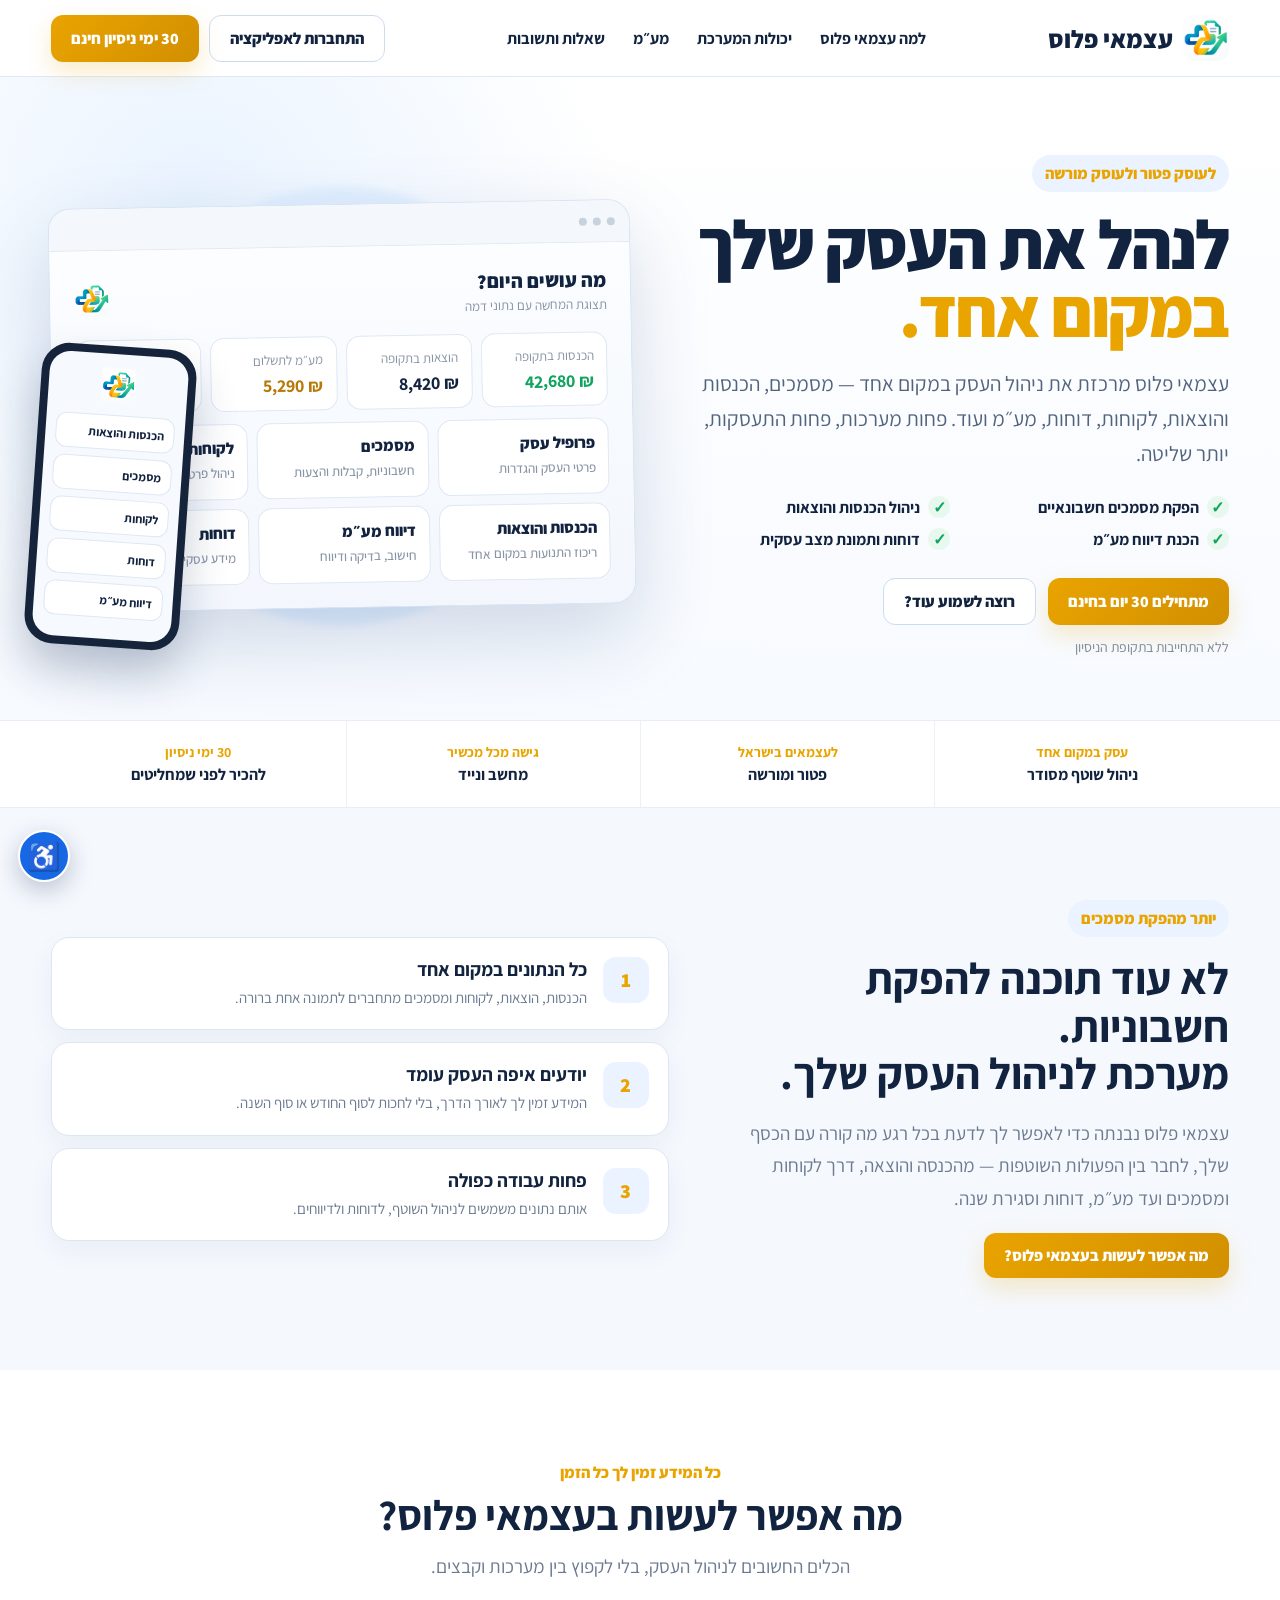
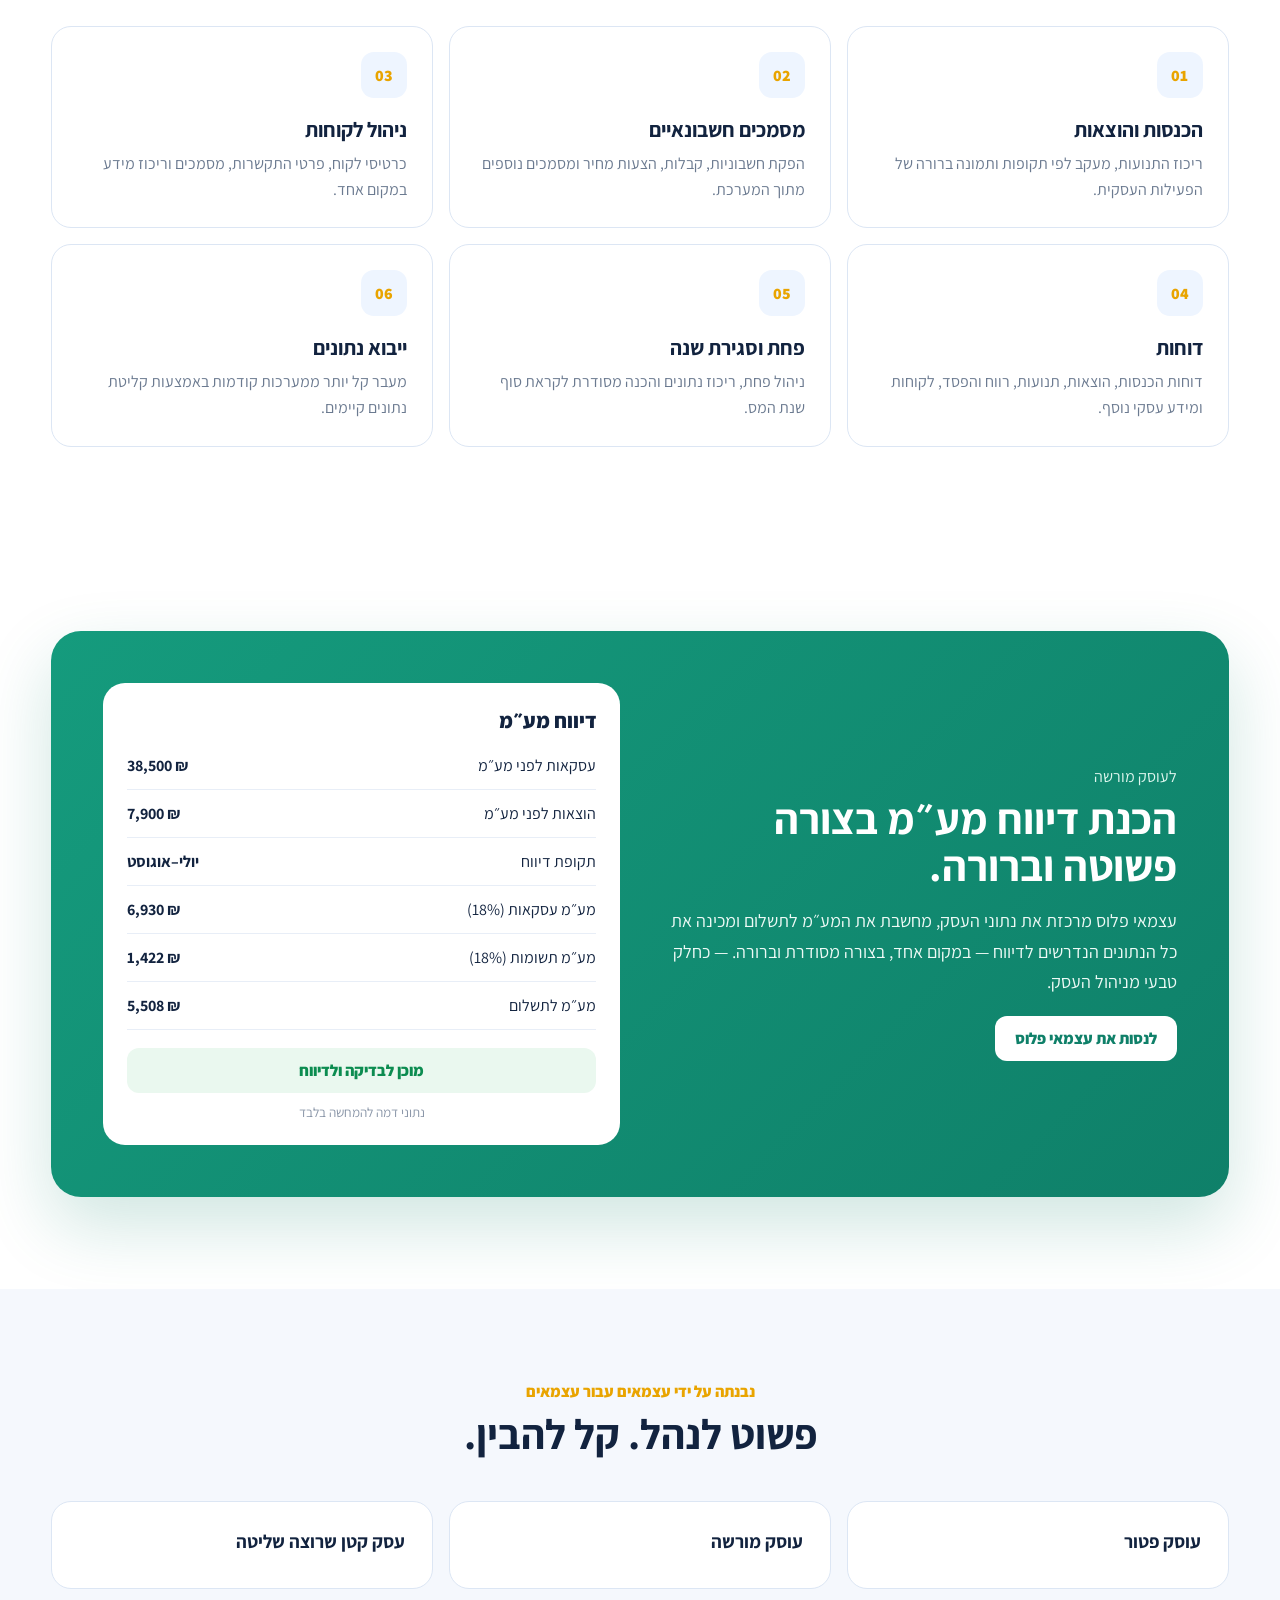
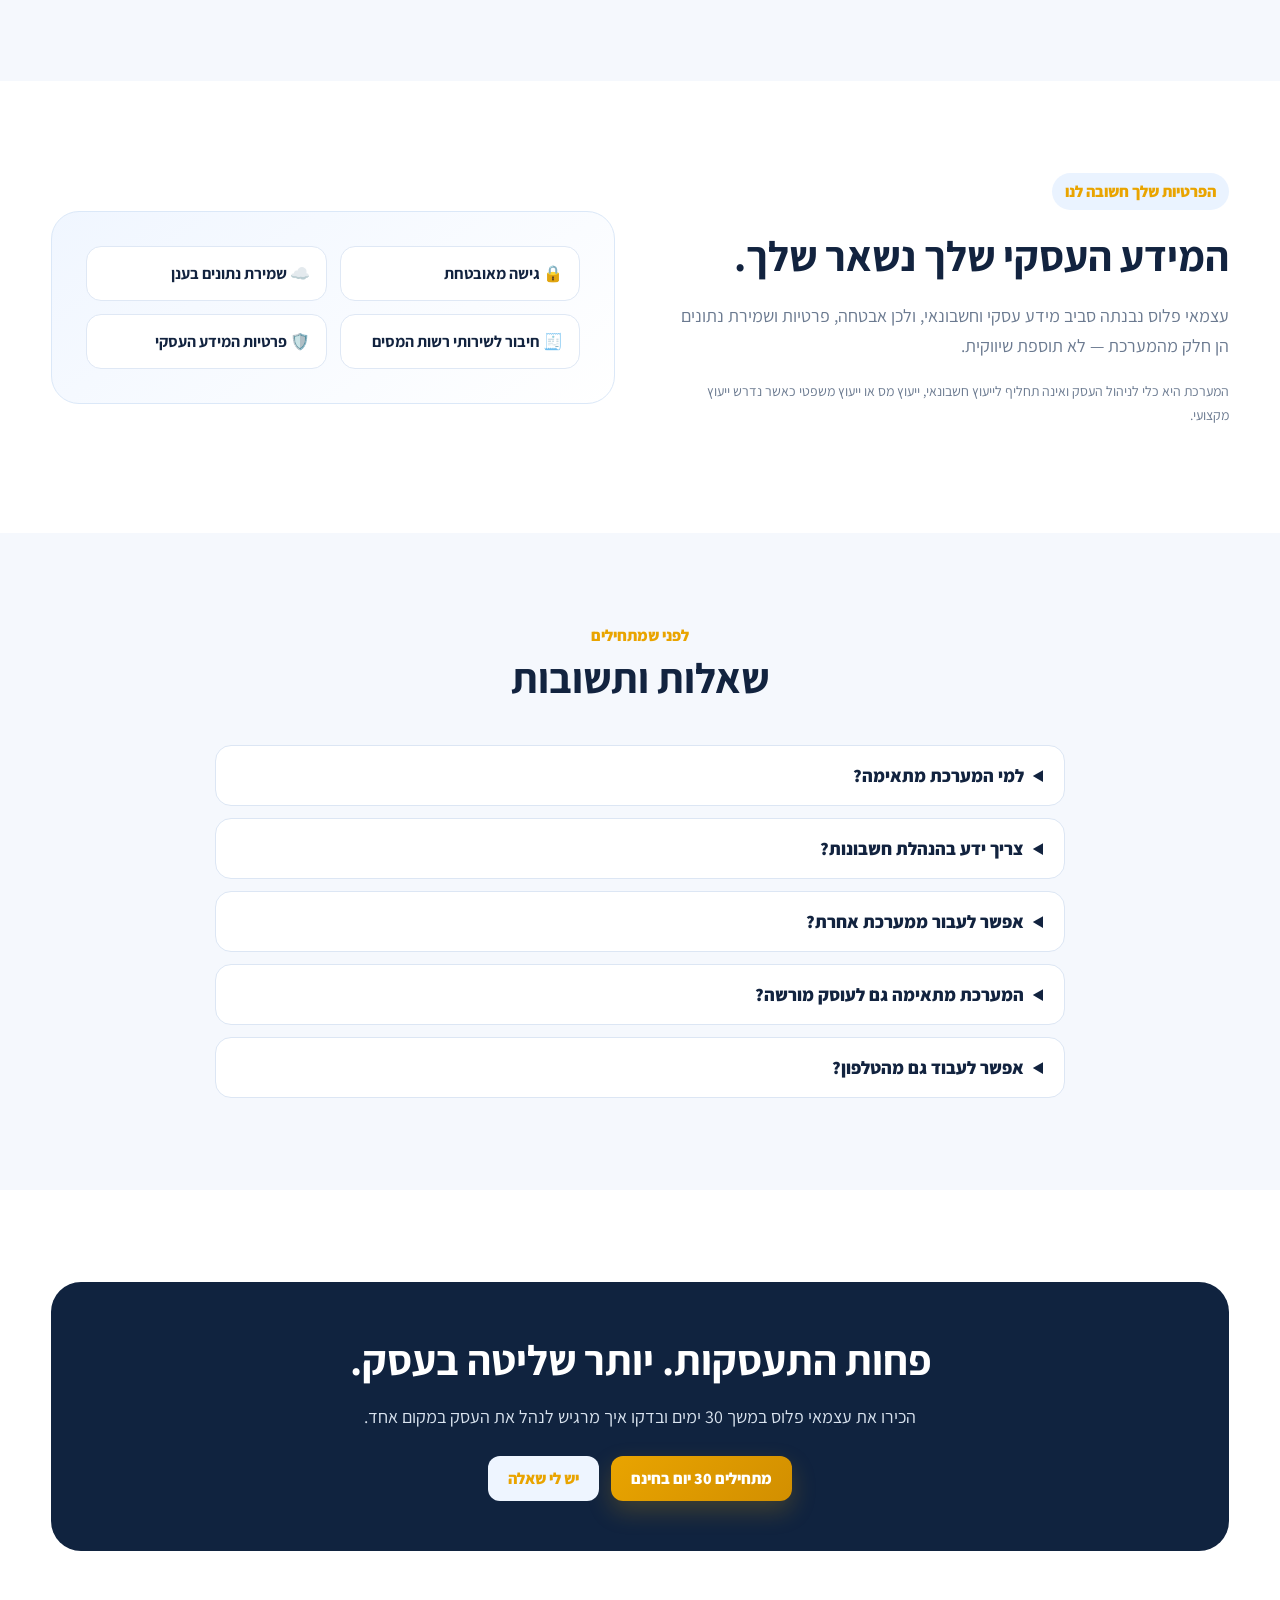
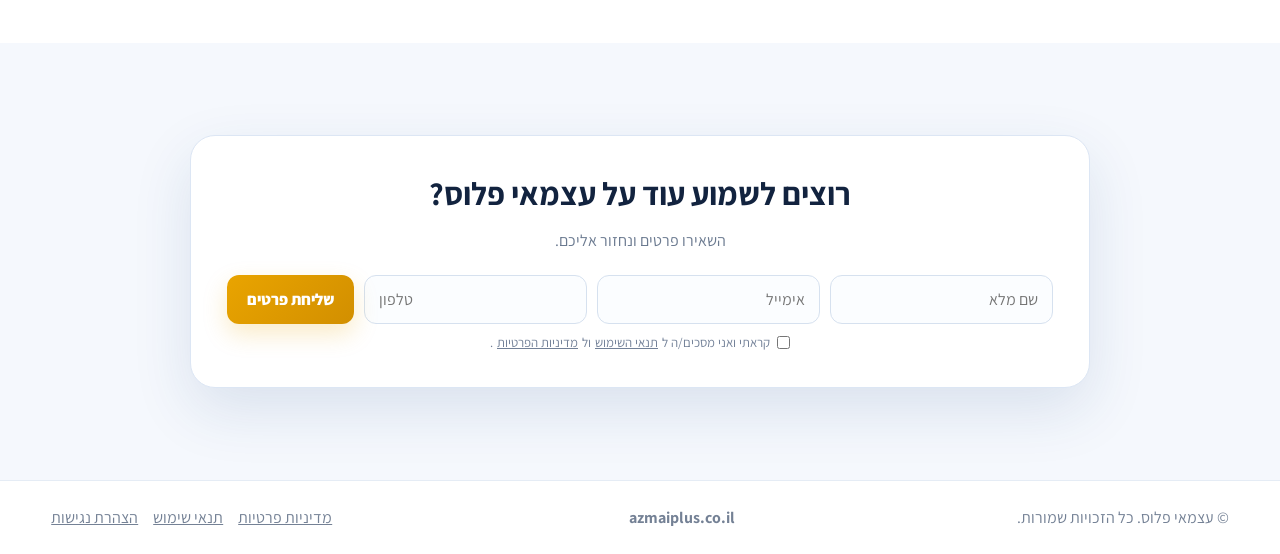
<file: index.html>
<!DOCTYPE html>
<html lang="he" dir="rtl">
<head>
  <meta charset="UTF-8" />
  <meta name="viewport" content="width=device-width, initial-scale=1.0" />
  <title>עצמאי פלוס | לנהל את העסק במקום אחד</title>
  <meta name="description" content="עצמאי פלוס היא מערכת לניהול העסק לעצמאים: הכנסות והוצאות, מסמכים, לקוחות, דוחות, מע״מ, פחת וסגירת שנה — במקום אחד." />
  <link rel="icon" type="image/png" href="assets/azmaiplus-logo.png?v=20261010" />
  <link rel="apple-touch-icon" href="assets/azmaiplus-logo.png?v=20261010" />
  <style>
    @import url('https://fonts.googleapis.com/css2?family=Assistant:wght@400;500;600;700;800&display=swap');
    :root{--blue:#e9a400;--blue2:#d28f00;--navy:#12233f;--muted:#6b7a90;--bg:#f5f8fd;--soft:#eef5ff;--line:#dce6f4;--green:#10a45f;--yellow:#f5b51b;--white:#fff;--shadow:0 22px 60px rgba(24,65,125,.12);--radius:24px}
    *{box-sizing:border-box} html{scroll-behavior:smooth} body{margin:0;font-family:"Assistant",Arial,sans-serif;color:var(--navy);background:#fff} a{text-decoration:none;color:inherit} button,input{font:inherit}.container{width:min(1180px,92%);margin:auto}
    header{position:sticky;top:0;z-index:40;background:rgba(255,255,255,.94);backdrop-filter:blur(14px);border-bottom:1px solid rgba(220,230,244,.9)}
    .nav{height:76px;display:flex;align-items:center;justify-content:space-between;gap:22px}.brand{display:flex;align-items:center;gap:10px;font-size:25px;font-weight:800}.brand img{width:46px;height:46px;border-radius:12px}.nav-links{display:flex;gap:28px;font-weight:700}.nav-actions{display:flex;gap:10px}.btn{border:0;border-radius:12px;padding:12px 20px;font-weight:800;display:inline-flex;align-items:center;justify-content:center;cursor:pointer;transition:.2s}.btn:hover{transform:translateY(-1px)}.btn-blue{background:linear-gradient(135deg,var(--blue),var(--blue2));color:#fff;box-shadow:0 10px 24px rgba(233,164,0,.22)}.btn-outline{border:1px solid #cddbef;background:#fff;color:var(--navy)}.btn-light{background:#eef5ff;color:var(--blue)}
    .hero{padding:78px 0 64px;background:radial-gradient(circle at 15% 20%,#e9f3ff 0,transparent 34%),linear-gradient(180deg,#fff,#f7faff)}.hero-grid{display:grid;grid-template-columns:1fr 1.08fr;align-items:center;gap:56px}.eyebrow{display:inline-flex;padding:8px 13px;border-radius:999px;background:#eaf3ff;color:var(--blue);font-weight:800;margin-bottom:18px}.hero h1{font-size:clamp(46px,5.4vw,76px);line-height:.98;letter-spacing:-1.7px;margin:0 0 22px;font-weight:800}.hero h1 span{color:var(--blue)}.lead{font-size:21px;line-height:1.65;color:#52647d;margin:0 0 24px;max-width:650px}.hero-points{display:grid;grid-template-columns:1fr 1fr;gap:10px 18px;margin:25px 0}.hero-points div{font-weight:700}.hero-points div:before{content:"✓";display:inline-grid;place-items:center;width:22px;height:22px;border-radius:50%;background:#e8f8ef;color:var(--green);margin-left:8px}.hero-actions{display:flex;gap:12px;flex-wrap:wrap;margin-top:28px}.micro{font-size:14px;color:#7a8799;margin-top:13px}
    .product-stage{position:relative;min-height:490px;display:grid;place-items:center}.glow{position:absolute;width:440px;height:440px;border-radius:50%;background:#dcecff;filter:blur(4px);opacity:.75}.browser{position:relative;width:100%;background:#fff;border:1px solid #d8e4f3;border-radius:22px;box-shadow:0 32px 80px rgba(27,65,121,.18);overflow:hidden;transform:rotate(-1deg)}.browser-top{height:42px;background:#f4f7fb;border-bottom:1px solid #e2e9f3;display:flex;align-items:center;gap:6px;padding:0 14px}.dot{width:8px;height:8px;border-radius:50%;background:#c8d2df}.app-demo{padding:24px;background:linear-gradient(180deg,#fbfdff,#f3f7fd)}.app-head{display:flex;justify-content:space-between;align-items:center;margin-bottom:18px}.app-title{font-size:20px;font-weight:800}.app-logo{width:36px;height:36px;border-radius:10px}.stats{display:grid;grid-template-columns:repeat(4,1fr);gap:9px;margin-bottom:12px}.stat,.demo-card{background:#fff;border:1px solid #dfe8f5;border-radius:14px;padding:13px}.stat small{display:block;color:#8793a5;margin-bottom:5px}.stat strong{font-size:18px}.green{color:var(--green)}.orange{color:#b77908}.demo-grid{display:grid;grid-template-columns:repeat(3,1fr);gap:9px}.demo-card{min-height:76px;font-weight:800}.demo-card small{display:block;font-weight:500;color:#8995a7;margin-top:5px}.phone{position:absolute;left:-18px;bottom:4px;width:155px;background:#15233b;border-radius:28px;padding:8px;box-shadow:0 24px 45px rgba(20,43,80,.24);transform:rotate(4deg)}.phone-screen{background:#f6f9fd;border-radius:21px;padding:14px 10px;min-height:285px}.phone-logo{width:34px;display:block;margin:0 auto 13px}.phone-card{background:#fff;border:1px solid #dfe8f5;border-radius:11px;padding:9px;margin:7px 0;font-size:12px;font-weight:700}
    .trust-strip{border-top:1px solid #e8eef7;border-bottom:1px solid #e8eef7;background:#fff}.trust-grid{display:grid;grid-template-columns:repeat(4,1fr)}.trust-item{padding:22px 16px;text-align:center;font-weight:700;border-left:1px solid #edf1f7}.trust-item:last-child{border-left:0}.trust-item b{display:block;color:var(--blue);font-size:14px;margin-bottom:3px}
    section.content{padding:92px 0}.soft{background:var(--bg)}.section-head{text-align:center;max-width:760px;margin:0 auto 44px}.section-head .kicker{color:var(--blue);font-weight:800}.section-head h2{font-size:42px;line-height:1.12;margin:8px 0 13px}.section-head p{font-size:19px;line-height:1.65;color:var(--muted);margin:0}
    .difference{display:grid;grid-template-columns:.9fr 1.1fr;gap:55px;align-items:center}.difference h2{font-size:44px;line-height:1.08;margin:0 0 18px}.difference p{font-size:19px;color:var(--muted);line-height:1.7}.flow{display:grid;gap:12px}.flow-item{display:flex;gap:16px;align-items:flex-start;padding:19px;background:#fff;border:1px solid var(--line);border-radius:18px;box-shadow:0 10px 28px rgba(23,66,127,.05)}.flow-icon{width:46px;height:46px;flex:0 0 46px;border-radius:13px;background:#eaf3ff;color:var(--blue);display:grid;place-items:center;font-size:20px;font-weight:800}.flow-item h3{margin:0 0 4px;font-size:19px}.flow-item p{margin:0;font-size:15px}
    .features-grid{display:grid;grid-template-columns:repeat(3,1fr);gap:16px}.feature{background:#fff;border:1px solid var(--line);border-radius:20px;padding:25px;min-height:175px;transition:.2s}.feature:hover{transform:translateY(-3px);box-shadow:0 18px 40px rgba(25,68,130,.09)}.feature-icon{width:46px;height:46px;border-radius:13px;background:#eef5ff;color:var(--blue);display:grid;place-items:center;font-weight:800;margin-bottom:18px}.feature h3{margin:0 0 8px;font-size:21px}.feature p{margin:0;color:var(--muted);line-height:1.6}
    .vat{background:linear-gradient(135deg,#159b7d,#0f8069);color:#fff;border-radius:30px;padding:52px;display:grid;grid-template-columns:1fr 1fr;gap:40px;align-items:center;box-shadow:0 28px 70px rgba(15,128,105,.20)}.vat .kicker{color:#dff7ef}.vat h2{font-size:43px;line-height:1.08;margin:8px 0 16px}.vat p{font-size:18px;line-height:1.7;color:#eefaf6}.vat-card{background:#fff;color:var(--navy);border-radius:22px;padding:24px}.vat-row{display:flex;justify-content:space-between;padding:13px 0;border-bottom:1px solid #e8eef7}.vat-row:last-child{border:0}.vat-status{margin-top:18px;padding:12px;border-radius:12px;background:#eaf8ef;color:#0c8c50;font-weight:800;text-align:center}
    .audience{display:grid;grid-template-columns:repeat(3,1fr);gap:16px}.audience-card{padding:27px;border:1px solid var(--line);border-radius:20px;background:#fff}.audience-card h3{margin:0 0 8px}.audience-card p{color:var(--muted);line-height:1.6;margin:0}
    .security{display:grid;grid-template-columns:1fr 1fr;gap:50px;align-items:center}.security-panel{background:linear-gradient(145deg,#f0f6ff,#fff);border:1px solid #dbe8f8;border-radius:28px;padding:34px}.security-list{display:grid;grid-template-columns:1fr 1fr;gap:13px}.security-pill{background:#fff;border:1px solid #dfe8f5;border-radius:15px;padding:16px;font-weight:700}.security h2{font-size:42px;margin:0 0 15px}.security p{font-size:18px;line-height:1.7;color:var(--muted)}
    .faq-list{max-width:850px;margin:auto;display:grid;gap:12px}.faq-list details{background:#fff;border:1px solid var(--line);border-radius:16px;padding:18px 21px}.faq-list summary{cursor:pointer;font-size:18px;font-weight:800}.faq-list p{color:var(--muted);line-height:1.65;margin-bottom:0}
    .cta{background:#10233f;color:#fff;border-radius:30px;padding:50px;text-align:center}.cta h2{font-size:42px;margin:0 0 12px}.cta p{color:#d9e3ef;font-size:18px}.cta .hero-actions{justify-content:center}
    .lead-box{max-width:900px;margin:auto;background:#fff;border:1px solid var(--line);border-radius:25px;padding:36px;box-shadow:var(--shadow);text-align:center}.lead-box h2{font-size:32px;margin:0 0 8px}.lead-box p{color:var(--muted)}.form{display:grid;grid-template-columns:1fr 1fr 1fr auto;gap:10px;margin-top:24px}.form input{width:100%;border:1px solid #d6e1ef;border-radius:12px;padding:13px 14px;background:#fbfdff}.consent{grid-column:1/-1;display:flex;gap:8px;justify-content:center;font-size:13px;color:#738198}.consent a{text-decoration:underline;cursor:pointer}.form-status{grid-column:1/-1;display:none;padding:12px;border-radius:10px}.ok{background:#eaf8ef;color:#087844}.err{background:#fff0f0;color:#b42929}
    footer{border-top:1px solid #e5ecf5;padding:26px 0;color:#748195}.footer-row{display:flex;justify-content:space-between;align-items:center;gap:20px}.footer-row a{margin-right:15px;cursor:pointer}
    .modal{position:fixed;inset:0;background:rgba(10,25,50,.55);display:none;align-items:center;justify-content:center;padding:20px;z-index:100}.modal.open{display:flex}.modal-box{background:#fff;width:min(820px,96%);max-height:88vh;overflow:auto;border-radius:20px;padding:28px}.modal-top{display:flex;justify-content:space-between;align-items:center;border-bottom:1px solid #e4eaf2;padding-bottom:12px}.close{border:0;background:#edf2f8;width:36px;height:36px;border-radius:50%;font-size:24px;cursor:pointer}.legal{line-height:1.75;color:#43536a}.legal h3{color:var(--navy);margin-top:24px}

    /* Accessibility */
    .skip-link{position:fixed;top:10px;right:10px;z-index:1000;background:#10233f;color:#fff;padding:10px 16px;border-radius:10px;transform:translateY(-160%);transition:transform .15s;font-weight:800}
    .skip-link:focus{transform:translateY(0)}
    :focus-visible{outline:3px solid #111;outline-offset:3px}
    .btn:focus-visible,.brand:focus-visible,.nav-links a:focus-visible,.faq-list summary:focus-visible{outline:3px solid #111;outline-offset:3px}
    .sr-only{position:absolute!important;width:1px!important;height:1px!important;padding:0!important;margin:-1px!important;overflow:hidden!important;clip:rect(0,0,0,0)!important;white-space:nowrap!important;border:0!important}
    .modal-link{border:0;background:none;color:inherit;font:inherit;padding:0;text-decoration:underline;cursor:pointer}
    footer .modal-link{margin-right:15px;color:inherit}
    .consent{align-items:center;flex-wrap:nowrap;white-space:nowrap;direction:rtl}.consent input[type="checkbox"]{margin:0;flex:0 0 auto}
    .consent .modal-link{font-size:13px}
    .accessibility-toggle{position:fixed;left:18px;bottom:18px;z-index:90;width:52px;height:52px;border-radius:50%;border:2px solid #fff;background:#1768e5;color:#fff;box-shadow:0 8px 24px rgba(10,35,80,.25);font-size:27px;cursor:pointer;display:grid;place-items:center}
    .accessibility-panel{position:fixed;left:18px;bottom:82px;z-index:91;width:min(310px,calc(100vw - 36px));background:#fff;border:1px solid #ccd9ea;border-radius:16px;box-shadow:0 20px 55px rgba(10,35,80,.22);padding:16px;display:none}
    .accessibility-panel.open{display:block}.accessibility-panel h2{font-size:20px;margin:0 0 12px}.accessibility-panel .access-actions{display:grid;grid-template-columns:1fr 1fr;gap:8px}.accessibility-panel button{border:1px solid #cbd8e8;background:#f7faff;border-radius:10px;padding:10px;cursor:pointer;font-weight:700}.accessibility-panel .statement-button{grid-column:1/-1;background:#fff6dd;color:#b87900}
    html.a11y-large-text{font-size:112.5%} html.a11y-larger-text{font-size:125%}
    body.a11y-contrast{background:#000!important;color:#fff!important} body.a11y-contrast *:not(.accessibility-panel):not(.accessibility-panel *){background-color:#000!important;background-image:none!important;color:#fff!important;border-color:#fff!important;box-shadow:none!important} body.a11y-contrast a,body.a11y-contrast button{color:#fff!important;text-decoration:underline!important}
    body.a11y-links a{text-decoration:underline!important;text-decoration-thickness:2px!important;text-underline-offset:3px!important}
    @media (prefers-reduced-motion: reduce){html{scroll-behavior:auto}*,*::before,*::after{animation-duration:.01ms!important;animation-iteration-count:1!important;transition-duration:.01ms!important;scroll-behavior:auto!important}.btn:hover,.feature:hover{transform:none}}

    @media(max-width:900px){.nav-links{display:none}.nav-actions .btn-outline{display:inline-flex}.hero{padding-top:48px}.hero-grid,.difference,.vat,.security{grid-template-columns:1fr}.hero-text{text-align:center}.hero-points{max-width:560px;margin:24px auto;text-align:right}.hero-actions{justify-content:center}.product-stage{min-height:420px}.features-grid,.audience{grid-template-columns:1fr 1fr}.trust-grid{grid-template-columns:1fr 1fr}.trust-item:nth-child(2){border-left:0}.form{grid-template-columns:1fr 1fr}.form button{grid-column:1/-1}.phone{left:2px}.vat{padding:36px}.section-head h2,.difference h2,.vat h2,.security h2{font-size:36px}}
    @media(max-width:600px){.nav{gap:8px}.nav-actions{gap:6px;flex-wrap:nowrap}.nav-actions .btn{font-size:12px!important;padding:9px 9px!important;white-space:nowrap}.nav-actions .btn-outline{display:inline-flex}}
    @media(max-width:600px){.consent{flex-wrap:wrap;white-space:normal}.container{width:min(94%,1180px)}.nav{height:68px}.brand span{display:none}.brand img{width:42px;height:42px}.nav-actions .btn-blue{font-size:14px;padding:10px 13px}.hero h1{font-size:46px}.lead{font-size:18px}.hero-points{grid-template-columns:1fr}.browser{transform:none}.product-stage{min-height:365px}.phone{width:120px;bottom:-10px}.phone-screen{min-height:220px}.stats{grid-template-columns:1fr 1fr}.demo-grid{grid-template-columns:1fr 1fr}.demo-card:nth-child(3){display:none}.trust-grid,.features-grid,.audience,.security-list{grid-template-columns:1fr}.trust-item{border-left:0;border-bottom:1px solid #edf1f7}.form{grid-template-columns:1fr}.form button{grid-column:auto}.consent{grid-column:auto}.cta,.lead-box{padding:28px 20px}.cta h2{font-size:34px}.section-head h2{font-size:34px}section.content{padding:68px 0}.footer-row{flex-direction:column;text-align:center}}
  </style>

<style>
/* Final consent alignment: checkbox stays attached to the consent sentence */
.consent.consent-final-fix{
  display:flex !important;
  flex-direction:row !important;
  align-items:center !important;
  justify-content:center !important;
  gap:7px !important;
  width:100% !important;
}
.consent.consent-final-fix > input[type="checkbox"]{
  flex:0 0 auto !important;
  width:auto !important;
  margin:0 !important;
}
.consent.consent-final-fix .consent-copy{
  display:flex !important;
  flex-direction:row !important;
  align-items:center !important;
  gap:4px !important;
  width:auto !important;
  white-space:nowrap !important;
}
@media (max-width:700px){
  .consent.consent-final-fix,
  .consent.consent-final-fix .consent-copy{
    flex-wrap:wrap !important;
    white-space:normal !important;
  }
}
</style>

</head>
<body>
<a class="skip-link" href="#main-content">דילוג לתוכן המרכזי</a>
<header>
  <div class="container nav">
    <a class="brand" href="#"><img src="assets/azmaiplus-logo.png" alt="עצמאי פלוס"><span>עצמאי פלוס</span></a>
    <nav class="nav-links" aria-label="ניווט ראשי"><a href="#why">למה עצמאי פלוס</a><a href="#features">יכולות המערכת</a><a href="#vat">מע״מ</a><a href="#faq">שאלות ותשובות</a></nav>
    <div class="nav-actions"><a class="btn btn-outline" href="https://app.azmaiplus.co.il">התחברות לאפליקציה</a><a class="btn btn-blue" href="https://app.azmaiplus.co.il">30 ימי ניסיון חינם</a></div>
  </div>
</header>

<main id="main-content" tabindex="-1">
<section class="hero">
  <div class="container hero-grid">
    <div class="hero-text">
      <div class="eyebrow">לעוסק פטור ולעוסק מורשה</div>
      <h1>לנהל את העסק שלך<br><span>במקום אחד.</span></h1>
      <p class="lead">עצמאי פלוס מרכזת את ניהול העסק במקום אחד — מסמכים, הכנסות והוצאות, לקוחות, דוחות, מע״מ ועוד. פחות מערכות, פחות התעסקות, יותר שליטה.</p>
      <div class="hero-points"><div>הפקת מסמכים חשבונאיים</div><div>ניהול הכנסות והוצאות</div><div>הכנת דיווח מע״מ</div><div>דוחות ותמונת מצב עסקית</div></div>
      <div class="hero-actions"><a class="btn btn-blue" href="https://app.azmaiplus.co.il">מתחילים 30 יום בחינם</a><a class="btn btn-outline" href="#contact">רוצה לשמוע עוד?</a></div>
      <div class="micro">ללא התחייבות בתקופת הניסיון</div>
    </div>
    <div class="product-stage" aria-hidden="true">
      <div class="glow"></div>
      <div class="browser">
        <div class="browser-top"><i class="dot"></i><i class="dot"></i><i class="dot"></i></div>
        <div class="app-demo">
          <div class="app-head"><div><div class="app-title">מה עושים היום?</div><small style="color:#8592a5">תצוגת המחשה עם נתוני דמה</small></div><img class="app-logo" src="assets/azmaiplus-logo.png" alt=""></div>
          <div class="stats"><div class="stat"><small>הכנסות בתקופה</small><strong class="green">₪ 42,680</strong></div><div class="stat"><small>הוצאות בתקופה</small><strong>₪ 8,420</strong></div><div class="stat"><small>מע״מ לתשלום</small><strong class="orange">₪ 5,290</strong></div><div class="stat"><small>רווח משוער</small><strong class="green">₪ 34,260</strong></div></div>
          <div class="demo-grid"><div class="demo-card">פרופיל עסק<small>פרטי העסק והגדרות</small></div><div class="demo-card">מסמכים<small>חשבוניות, קבלות והצעות</small></div><div class="demo-card">לקוחות<small>ניהול פרטים ומסמכים</small></div><div class="demo-card">הכנסות והוצאות<small>ריכוז התנועות במקום אחד</small></div><div class="demo-card">דיווח מע״מ<small>חישוב, בדיקה ודיווח</small></div><div class="demo-card">דוחות<small>מידע עסקי להחלטות</small></div></div>
        </div>
      </div>
      <div class="phone"><div class="phone-screen"><img class="phone-logo" src="assets/azmaiplus-logo.png" alt=""><div class="phone-card">הכנסות והוצאות</div><div class="phone-card">מסמכים</div><div class="phone-card">לקוחות</div><div class="phone-card">דוחות</div><div class="phone-card">דיווח מע״מ</div></div></div>
    </div>
  </div>
</section>

<div class="trust-strip"><div class="container trust-grid"><div class="trust-item"><b>עסק במקום אחד</b>ניהול שוטף מסודר</div><div class="trust-item"><b>לעצמאים בישראל</b>פטור ומורשה</div><div class="trust-item"><b>גישה מכל מכשיר</b>מחשב ונייד</div><div class="trust-item"><b>30 ימי ניסיון</b>להכיר לפני שמחליטים</div></div></div>

<section id="why" class="content soft"><div class="container difference">
  <div><div class="eyebrow">יותר מהפקת מסמכים</div><h2>לא עוד תוכנה להפקת חשבוניות.<br>מערכת לניהול העסק שלך.</h2><p>עצמאי פלוס נבנתה כדי לאפשר לך לדעת בכל רגע מה קורה עם הכסף שלך, לחבר בין הפעולות השוטפות — מהכנסה והוצאה, דרך לקוחות ומסמכים ועד מע״מ, דוחות וסגירת שנה.</p><a class="btn btn-blue" href="#features">מה אפשר לעשות בעצמאי פלוס?</a></div>
  <div class="flow"><div class="flow-item"><div class="flow-icon">1</div><div><h3>כל הנתונים במקום אחד</h3><p>הכנסות, הוצאות, לקוחות ומסמכים מתחברים לתמונה אחת ברורה.</p></div></div><div class="flow-item"><div class="flow-icon">2</div><div><h3>יודעים איפה העסק עומד</h3><p>המידע זמין לך לאורך הדרך, בלי לחכות לסוף החודש או סוף השנה.</p></div></div><div class="flow-item"><div class="flow-icon">3</div><div><h3>פחות עבודה כפולה</h3><p>אותם נתונים משמשים לניהול השוטף, לדוחות ולדיווחים.</p></div></div></div>
</div></section>

<section id="features" class="content"><div class="container">
  <div class="section-head"><div class="kicker">כל המידע זמין לך כל הזמן</div><h2>מה אפשר לעשות בעצמאי פלוס?</h2><p>הכלים החשובים לניהול העסק, בלי לקפוץ בין מערכות וקבצים.</p></div>
  <div class="features-grid">
    <div class="feature"><div class="feature-icon">01</div><h3>הכנסות והוצאות</h3><p>ריכוז התנועות, מעקב לפי תקופות ותמונה ברורה של הפעילות העסקית.</p></div>
    <div class="feature"><div class="feature-icon">02</div><h3>מסמכים חשבונאיים</h3><p>הפקת חשבוניות, קבלות, הצעות מחיר ומסמכים נוספים מתוך המערכת.</p></div>
    <div class="feature"><div class="feature-icon">03</div><h3>ניהול לקוחות</h3><p>כרטיסי לקוח, פרטי התקשרות, מסמכים וריכוז מידע במקום אחד.</p></div>
    <div class="feature"><div class="feature-icon">04</div><h3>דוחות</h3><p>דוחות הכנסות, הוצאות, תנועות, רווח והפסד, לקוחות ומידע עסקי נוסף.</p></div>
    <div class="feature"><div class="feature-icon">05</div><h3>פחת וסגירת שנה</h3><p>ניהול פחת, ריכוז נתונים והכנה מסודרת לקראת סוף שנת המס.</p></div>
    <div class="feature"><div class="feature-icon">06</div><h3>ייבוא נתונים</h3><p>מעבר קל יותר ממערכות קודמות באמצעות קליטת נתונים קיימים.</p></div>
  </div>
</div></section>

<section id="vat" class="content"><div class="container"><div class="vat">
  <div><div class="kicker">לעוסק מורשה</div><h2>הכנת דיווח מע״מ בצורה פשוטה וברורה.</h2><p>עצמאי פלוס מרכזת את נתוני העסק, מחשבת את המע״מ לתשלום ומכינה את כל הנתונים הנדרשים לדיווח — במקום אחד, בצורה מסודרת וברורה. — כחלק טבעי מניהול העסק.</p><a class="btn" style="background:#fff;color:#0f8069" href="https://app.azmaiplus.co.il">לנסות את עצמאי פלוס</a></div>
  <div class="vat-card"><div style="font-size:21px;font-weight:800;margin-bottom:8px">דיווח מע״מ</div><div class="vat-row"><span>עסקאות לפני מע״מ</span><strong>₪ 38,500</strong></div><div class="vat-row"><span>הוצאות לפני מע״מ</span><strong>₪ 7,900</strong></div><div class="vat-row"><span>תקופת דיווח</span><strong>יולי–אוגוסט</strong></div><div class="vat-row"><span>מע״מ עסקאות (18%)</span><strong>₪ 6,930</strong></div><div class="vat-row"><span>מע״מ תשומות (18%)</span><strong>₪ 1,422</strong></div><div class="vat-row"><span>מע״מ לתשלום</span><strong>₪ 5,508</strong></div><div class="vat-status">מוכן לבדיקה ולדיווח</div><small style="display:block;color:#8a96a8;text-align:center;margin-top:10px">נתוני דמה להמחשה בלבד</small></div>
</div></div></section>

<section class="content soft"><div class="container">
  <div class="section-head"><div class="kicker">נבנתה על ידי עצמאים עבור עצמאים</div><h2>פשוט לנהל. קל להבין.</h2></div>
  <div class="audience"><div class="audience-card"><h3>עוסק פטור</h3></div><div class="audience-card"><h3>עוסק מורשה</h3></div><div class="audience-card"><h3>עסק קטן שרוצה שליטה</h3></div></div>
</div></section>

<section class="content"><div class="container security">
  <div><div class="eyebrow">הפרטיות שלך חשובה לנו</div><h2>המידע העסקי שלך נשאר שלך.</h2><p>עצמאי פלוס נבנתה סביב מידע עסקי וחשבונאי, ולכן אבטחה, פרטיות ושמירת נתונים הן חלק מהמערכת — לא תוספת שיווקית.</p><p style="font-size:14px">המערכת היא כלי לניהול העסק ואינה תחליף לייעוץ חשבונאי, ייעוץ מס או ייעוץ משפטי כאשר נדרש ייעוץ מקצועי.</p></div>
  <div class="security-panel"><div class="security-list"><div class="security-pill">🔒 גישה מאובטחת</div><div class="security-pill">☁️ שמירת נתונים בענן</div><div class="security-pill">🧾 חיבור לשירותי רשות המסים</div><div class="security-pill">🛡️ פרטיות המידע העסקי</div></div></div>
</div></section>

<section id="faq" class="content soft"><div class="container">
  <div class="section-head"><div class="kicker">לפני שמתחילים</div><h2>שאלות ותשובות</h2></div>
  <div class="faq-list">
    <details><summary>למי המערכת מתאימה?</summary><p>לעוסקים פטורים, עוסקים מורשים ובעלי עסקים קטנים שרוצים לרכז ולנהל את הפעילות העסקית במקום אחד.</p></details>
    <details><summary>צריך ידע בהנהלת חשבונות?</summary><p>המערכת נבנתה בשפה פשוטה כדי לאפשר לעצמאים לנהל את הפעולות השוטפות בצורה ברורה. במקרים שבהם נדרש ייעוץ מקצועי, מומלץ כמובן להיעזר באיש מקצוע מתאים.</p></details>
    <details><summary>אפשר לעבור ממערכת אחרת?</summary><p>כן. עצמאי פלוס כוללת אפשרויות ייבוא שנועדו להקל על מעבר עם נתונים קיימים, במקום להתחיל הכול מחדש.</p></details>
    <details><summary>המערכת מתאימה גם לעוסק מורשה?</summary><p>כן. לצד ניהול הכנסות, הוצאות, לקוחות ומסמכים, קיימים גם כלים המיועדים לעבודה עם מע״מ ודוחות.</p></details>
    <details><summary>אפשר לעבוד גם מהטלפון?</summary><p>כן. המערכת מותאמת לעבודה מהמחשב ומהנייד, כך שאפשר לגשת לעסק גם כשלא יושבים מול המחשב.</p></details>
  </div>
</div></section>

<section class="content"><div class="container"><div class="cta"><h2>פחות התעסקות. יותר שליטה בעסק.</h2><p>הכירו את עצמאי פלוס במשך 30 ימים ובדקו איך מרגיש לנהל את העסק במקום אחד.</p><div class="hero-actions"><a class="btn btn-blue" href="https://app.azmaiplus.co.il">מתחילים 30 יום בחינם</a><a class="btn btn-light" href="#contact">יש לי שאלה</a></div></div></div></section>

<section id="contact" class="content soft"><div class="container"><div class="lead-box">
  <h2>רוצים לשמוע עוד על עצמאי פלוס?</h2><p>השאירו פרטים ונחזור אליכם.</p>
  <form class="form" id="leadForm">
    <label class="sr-only" for="leadName">שם מלא</label><input id="leadName" name="name" autocomplete="name" placeholder="שם מלא" required aria-required="true">
    <label class="sr-only" for="leadEmail">אימייל</label><input id="leadEmail" name="email" type="email" inputmode="email" autocomplete="email" placeholder="אימייל" required aria-required="true">
    <label class="sr-only" for="leadPhone">טלפון</label><input id="leadPhone" name="phone" type="tel" inputmode="tel" autocomplete="tel" placeholder="טלפון">
    <button class="btn btn-blue" type="submit">שליחת פרטים</button>
    <div class="consent consent-final-fix"><input id="leadAgree" type="checkbox" name="agree" required aria-required="true"><div class="consent-copy"><label for="leadAgree">קראתי ואני מסכים/ה ל</label><button type="button" class="modal-link" data-modal="terms">תנאי השימוש</button><span>ול</span><button type="button" class="modal-link" data-modal="privacy">מדיניות הפרטיות</button><span>.</span></div></div>
    <div class="form-status ok" id="formOk" role="status" aria-live="polite">הפרטים נשלחו בהצלחה. נחזור אליכם בהקדם.</div><div class="form-status err" id="formErr" role="alert" aria-live="assertive">לא הצלחנו לשלוח את הפרטים כרגע. אפשר לפנות אלינו במייל: azmaiplusapp@gmail.com</div>
  </form>
</div></div></section>
</main>

<footer><div class="container footer-row"><div>© עצמאי פלוס. כל הזכויות שמורות.</div><strong>azmaiplus.co.il</strong><div><button type="button" class="modal-link" data-modal="privacy">מדיניות פרטיות</button><button type="button" class="modal-link" data-modal="terms">תנאי שימוש</button><button type="button" class="modal-link" data-modal="accessibility">הצהרת נגישות</button></div></div></footer>

  <div class="modal" id="privacyModal" aria-hidden="true">
    <div class="modal-box" role="dialog" aria-modal="true" aria-labelledby="privacyTitle" tabindex="-1">
      <div class="modal-top">
        <h2 id="privacyTitle">מדיניות פרטיות – עצמאי פלוס</h2>
        <button class="close" type="button" data-close aria-label="סגירת חלון">×</button>
      </div>

      <div class="legal">
        <p>עודכן לאחרונה: יוני 2026</p>
        <p>עצמאי פלוס מכבדת את פרטיות המשתמשים ופועלת לשמירה על המידע הנמסר באמצעות האתר והאפליקציה.</p>

        <h3>איזה מידע נאסף?</h3>
        <p>בעת השארת פרטים באתר או הרשמה לאפליקציה, ייתכן שנאסוף שם מלא, כתובת דואר אלקטרוני, מספר טלפון, פרטי עסק ומידע הנמסר באופן יזום על ידי המשתמש.</p>
        <p>בנוסף, ייתכן שייאסף מידע טכני כגון כתובת IP, סוג דפדפן, מערכת הפעלה ונתוני שימוש באתר ובאפליקציה.</p>

        <h3>מטרות השימוש במידע</h3>
        <ul>
          <li>יצירת קשר עם מתעניינים בשירות.</li>
          <li>מתן שירותי האפליקציה.</li>
          <li>תמיכה טכנית ושירות לקוחות.</li>
          <li>שיפור חוויית המשתמש.</li>
          <li>עמידה בדרישות חוקיות ורגולטוריות.</li>
        </ul>

        <h3>שמירת מידע</h3>
        <p>המידע נשמר במערכות מאובטחות ובספקי ענן מקובלים, לרבות Firebase ושירותים טכנולוגיים נלווים.</p>

        <h3>העברת מידע לצדדים שלישיים</h3>
        <p>המידע לא יימכר ולא יועבר לגורמים חיצוניים למטרות שיווקיות. ייתכן שייעשה שימוש בספקי שירות חיצוניים לצורך תפעול האתר, האפליקציה, שליחת הודעות או אחסון מידע.</p>

        <h3>אבטחת מידע</h3>
        <p>נעשים מאמצים סבירים ומקובלים לאבטחת המידע, אולם אין אפשרות להבטיח אבטחה מוחלטת.</p>

        <h3>יצירת קשר</h3>
        <p>לשאלות בנושא פרטיות ניתן לפנות אל: azmaiplusapp@gmail.com</p>
      </div>
    </div>
  </div>

  <div class="modal" id="termsModal" aria-hidden="true">
    <div class="modal-box" role="dialog" aria-modal="true" aria-labelledby="termsTitle" tabindex="-1">
      <div class="modal-top">
        <h2 id="termsTitle">תנאי שימוש – עצמאי פלוס</h2>
        <button class="close" type="button" data-close aria-label="סגירת חלון">×</button>
      </div>

      <div class="legal">
        <p>עודכן לאחרונה: יוני 2026</p>
        <p>השימוש באתר ובאפליקציה מהווה הסכמה לתנאי שימוש אלו.</p>

        <h3>מטרת השירות</h3>
        <p>עצמאי פלוס היא מערכת לניהול עסק המיועדת לעוסקים פטורים, עוסקים מורשים ובעלי עסקים קטנים. המערכת מאפשרת ניהול הכנסות והוצאות, הפקת מסמכים חשבונאיים, ניהול לקוחות, מעקב אחר תשלומים והפקת דוחות ונתונים עסקיים.</p>
        <p>המערכת נועדה לסייע בניהול העסק ואינה מהווה ייעוץ חשבונאי, ייעוץ מס, ייעוץ משפטי או תחליף לליווי מקצועי.</p>

        <h3>הרשמה ושימוש במערכת</h3>
        <p>המשתמש מתחייב למסור פרטים נכונים, מלאים ומעודכנים בעת ההרשמה. אין להעביר את פרטי הגישה לחשבון לצדדים שלישיים. המשתמש אחראי לשמירת סיסמתו ולכל פעולה המתבצעת באמצעות חשבונו.</p>

        <h3>תקופת ניסיון</h3>
        <p>המערכת עשויה להציע תקופת ניסיון ללא תשלום. בסיום תקופת הניסיון, הגישה לפעולות מסוימות במערכת עשויה להיות מוגבלת עד להסדרת מנוי בתשלום. הנתונים שהוזנו למערכת יישמרו גם לאחר סיום תקופת הניסיון, בהתאם למדיניות החברה.</p>

        <h3>אחריות המשתמש</h3>
        <ul>
          <li>המשתמש אחראי לנכונות הנתונים שהוזנו למערכת.</li>
          <li>המשתמש אחראי להפקת מסמכים בהתאם להוראות הדין.</li>
          <li>המשתמש אחראי לדיווחים לרשויות המס ולניהול ספרי העסק כנדרש בחוק.</li>
          <li>עצמאי פלוס אינה אחראית לשגיאות שמקורן בנתונים שהוזנו על ידי המשתמש.</li>
          <li>המשתמש אחראי לוודא כי כל הוצאה שנרשמת במערכת קשורה לפעילות העסקית, נתמכת באסמכתאות מתאימות ומותרת בניכוי בהתאם לדין. סיווגים, חישובים והתראות שמציגה עצמאי פלוס הם כלי עזר בלבד ואינם מהווים אישור להכרה בהוצאה לצורכי מס הכנסה או לניכוי מס תשומות. האחריות לבדיקת זכאות ההוצאה ולנכונות הדיווח חלה על המשתמש, ואין בכך כדי לגרוע מאחריות המערכת לתקינות פעולותיה על פי דין.</li>
        </ul>

        <h3>גיבוי ושמירת נתונים</h3>
        <p>המערכת עושה מאמצים סבירים לשמירה על הנתונים ולאבטחתם. עם זאת, מומלץ למשתמש לשמור עותקים של מסמכים, דוחות ונתונים חשובים. עצמאי פלוס לא תישא באחריות לאובדן מידע שנגרם כתוצאה מתקלה, שימוש שגוי, שינוי חיצוני או נסיבות שאינן בשליטתה.</p>

        <h3>זמינות השירות</h3>
        <p>החברה עושה מאמצים לספק שירות רציף ותקין. ייתכנו הפסקות זמניות עקב תחזוקה, עדכונים, תקלות תקשורת או גורמים שאינם בשליטת החברה.</p>

        <h3>הגבלת אחריות</h3>
        <p>השימוש במערכת נעשה באחריות המשתמש בלבד. עצמאי פלוס לא תישא באחריות לנזקים ישירים או עקיפים, הפסדי רווחים, אובדן נתונים או כל נזק אחר הנובע מהשימוש במערכת או מהסתמכות על הנתונים המוצגים בה.</p>

        <h3>קניין רוחני</h3>
        <p>כל זכויות הקניין הרוחני באתר, באפליקציה, בעיצוב, בתוכן, בקוד ובמערכת שמורות לבעלי עצמאי פלוס. אין להעתיק, לשכפל, להפיץ או לעשות שימוש מסחרי כלשהו ללא אישור מראש ובכתב.</p>

        <h3>סיום שימוש</h3>
        <p>החברה רשאית להגביל או להפסיק גישה למערכת במקרה של שימוש בלתי חוקי, הפרת תנאי שימוש אלו או פגיעה בפעילות המערכת.</p>

        <h3>שינויים בתנאי השימוש</h3>
        <p>עצמאי פלוס רשאית לעדכן את תנאי השימוש מעת לעת. המשך השימוש במערכת לאחר פרסום העדכון יהווה הסכמה לתנאים המעודכנים.</p>

        <h3>יצירת קשר</h3>
        <p>לשאלות, בקשות או פניות ניתן ליצור קשר באמצעות: azmaiplusapp@gmail.com</p>
      </div>
    </div>
  </div>

  <div class="modal" id="accessibilityModal" aria-hidden="true">
    <div class="modal-box" role="dialog" aria-modal="true" aria-labelledby="accessibilityTitle" tabindex="-1">
      <div class="modal-top">
        <h2 id="accessibilityTitle">הצהרת נגישות – עצמאי פלוס</h2>
        <button class="close" type="button" data-close aria-label="סגירת חלון">×</button>
      </div>
      <div class="legal">
        <p>עודכן לאחרונה: 8 בספטמבר 2026</p>
        <p>עצמאי פלוס רואה חשיבות במתן שירות שוויוני ונגיש לכלל המשתמשים, ופועלת לשיפור נגישות האתר והשירותים הדיגיטליים.</p>
        <h3>התאמות נגישות שבוצעו באתר</h3>
        <ul>
          <li>מבנה סמנטי תקין וכותרות מסודרות.</li>
          <li>אפשרות ניווט והפעלה באמצעות מקלדת.</li>
          <li>קישור דילוג ישירות לתוכן המרכזי.</li>
          <li>סימון פוקוס ברור לרכיבים אינטראקטיביים.</li>
          <li>תוויות נגישות לשדות הטופס והודעות סטטוס לקוראי מסך.</li>
          <li>חלונות מידע נגישים, כולל סגירה באמצעות מקש Escape וניהול פוקוס.</li>
          <li>תמיכה בהעדפת מערכת להפחתת תנועה.</li>
          <li>תפריט נגישות המאפשר הגדלת טקסט, ניגודיות מוגברת והדגשת קישורים.</li>
        </ul>
        <h3>שימוש בתפריט הנגישות</h3>
        <p>כפתור הנגישות הקבוע בתחתית האתר מאפשר להגדיל טקסט, להפעיל מצב ניגודיות גבוהה, להדגיש קישורים ולאפס את ההתאמות.</p>
        <h3>פנייה בנושא נגישות</h3>
        <p>אם נתקלתם בקושי או בליקוי נגישות באתר, נשמח לקבל פנייה ולפעול לתיקונו. ניתן לפנות בדואר אלקטרוני: <a href="mailto:azmaiplusapp@gmail.com">azmaiplusapp@gmail.com</a>.</p>
        <p>אנו ממשיכים לפעול לשיפור נגישות האתר כחלק מהמחויבות לאפשר שימוש נוח ונגיש לכלל המשתמשים.</p>
      </div>
    </div>
  </div>

  <button class="accessibility-toggle" id="accessibilityToggle" type="button" aria-label="פתיחת תפריט נגישות" aria-expanded="false" aria-controls="accessibilityPanel">♿</button>
  <div class="accessibility-panel" id="accessibilityPanel" aria-hidden="true">
    <h2>אפשרויות נגישות</h2>
    <div class="access-actions">
      <button type="button" id="a11yText">הגדלת טקסט</button>
      <button type="button" id="a11yContrast">ניגודיות גבוהה</button>
      <button type="button" id="a11yLinks">הדגשת קישורים</button>
      <button type="button" id="a11yReset">איפוס</button>
      <button type="button" class="statement-button" data-modal="accessibility">הצהרת נגישות</button>
    </div>
  </div>

  <script>
    const modalMap = {
      privacy: document.getElementById('privacyModal'),
      terms: document.getElementById('termsModal'),
      accessibility: document.getElementById('accessibilityModal')
    };

    let lastFocusedElement = null;

    const getFocusable = (container) => [...container.querySelectorAll('a[href], button:not([disabled]), input:not([disabled]), select:not([disabled]), textarea:not([disabled]), [tabindex]:not([tabindex="-1"])')];

    function openModal(modal, trigger) {
      if (!modal) return;
      lastFocusedElement = trigger || document.activeElement;
      modal.classList.add('open');
      modal.setAttribute('aria-hidden','false');
      document.body.style.overflow = 'hidden';
      const box = modal.querySelector('.modal-box');
      requestAnimationFrame(() => box?.focus());
    }

    function closeModal(modal) {
      if (!modal) return;
      modal.classList.remove('open');
      modal.setAttribute('aria-hidden','true');
      document.body.style.overflow = '';
      if (lastFocusedElement && typeof lastFocusedElement.focus === 'function') lastFocusedElement.focus();
    }

    document.querySelectorAll('[data-modal]').forEach(el => {
      el.addEventListener('click', () => openModal(modalMap[el.dataset.modal], el));
    });

    document.querySelectorAll('[data-close]').forEach(btn => {
      btn.addEventListener('click', () => closeModal(btn.closest('.modal')));
    });

    document.querySelectorAll('.modal').forEach(modal => {
      modal.addEventListener('click', e => {
        if (e.target === modal) closeModal(modal);
      });
      modal.addEventListener('keydown', e => {
        if (e.key === 'Escape') {
          e.preventDefault();
          closeModal(modal);
          return;
        }
        if (e.key === 'Tab') {
          const focusable = getFocusable(modal);
          if (!focusable.length) return;
          const first = focusable[0], last = focusable[focusable.length - 1];
          if (e.shiftKey && document.activeElement === first) { e.preventDefault(); last.focus(); }
          else if (!e.shiftKey && document.activeElement === last) { e.preventDefault(); first.focus(); }
        }
      });
    });

    const accessibilityToggle = document.getElementById('accessibilityToggle');
    const accessibilityPanel = document.getElementById('accessibilityPanel');
    accessibilityToggle.addEventListener('click', () => {
      const isOpen = accessibilityPanel.classList.toggle('open');
      accessibilityPanel.setAttribute('aria-hidden', String(!isOpen));
      accessibilityToggle.setAttribute('aria-expanded', String(isOpen));
      if (isOpen) accessibilityPanel.querySelector('button')?.focus();
    });

    let textLevel = 0;
    document.getElementById('a11yText').addEventListener('click', () => {
      textLevel = (textLevel + 1) % 3;
      document.documentElement.classList.toggle('a11y-large-text', textLevel === 1);
      document.documentElement.classList.toggle('a11y-larger-text', textLevel === 2);
    });
    document.getElementById('a11yContrast').addEventListener('click', () => document.body.classList.toggle('a11y-contrast'));
    document.getElementById('a11yLinks').addEventListener('click', () => document.body.classList.toggle('a11y-links'));
    document.getElementById('a11yReset').addEventListener('click', () => {
      textLevel = 0;
      document.documentElement.classList.remove('a11y-large-text','a11y-larger-text');
      document.body.classList.remove('a11y-contrast','a11y-links');
    });

    document.getElementById('leadForm').addEventListener('submit', async (e) => {
      e.preventDefault();

      const form = e.currentTarget;
      const ok = document.getElementById('formOk');
      const err = document.getElementById('formErr');

      ok.style.display = 'none';
      err.style.display = 'none';

      const payload = {
        name: form.name.value.trim(),
        email: form.email.value.trim(),
        phone: form.phone.value.trim(),
        source: window.location.hostname || 'azmaiplus.co.il'
      };

      try {
        const res = await fetch('/api/lead', {
          method: 'POST',
          headers: {'Content-Type':'application/json'},
          body: JSON.stringify(payload)
        });

        if (!res.ok) throw new Error('Lead request failed');

        form.reset();
        ok.style.display = 'block';
      } catch (error) {
        err.style.display = 'block';
      }
    });
  </script>
</body>
</html>
</file>
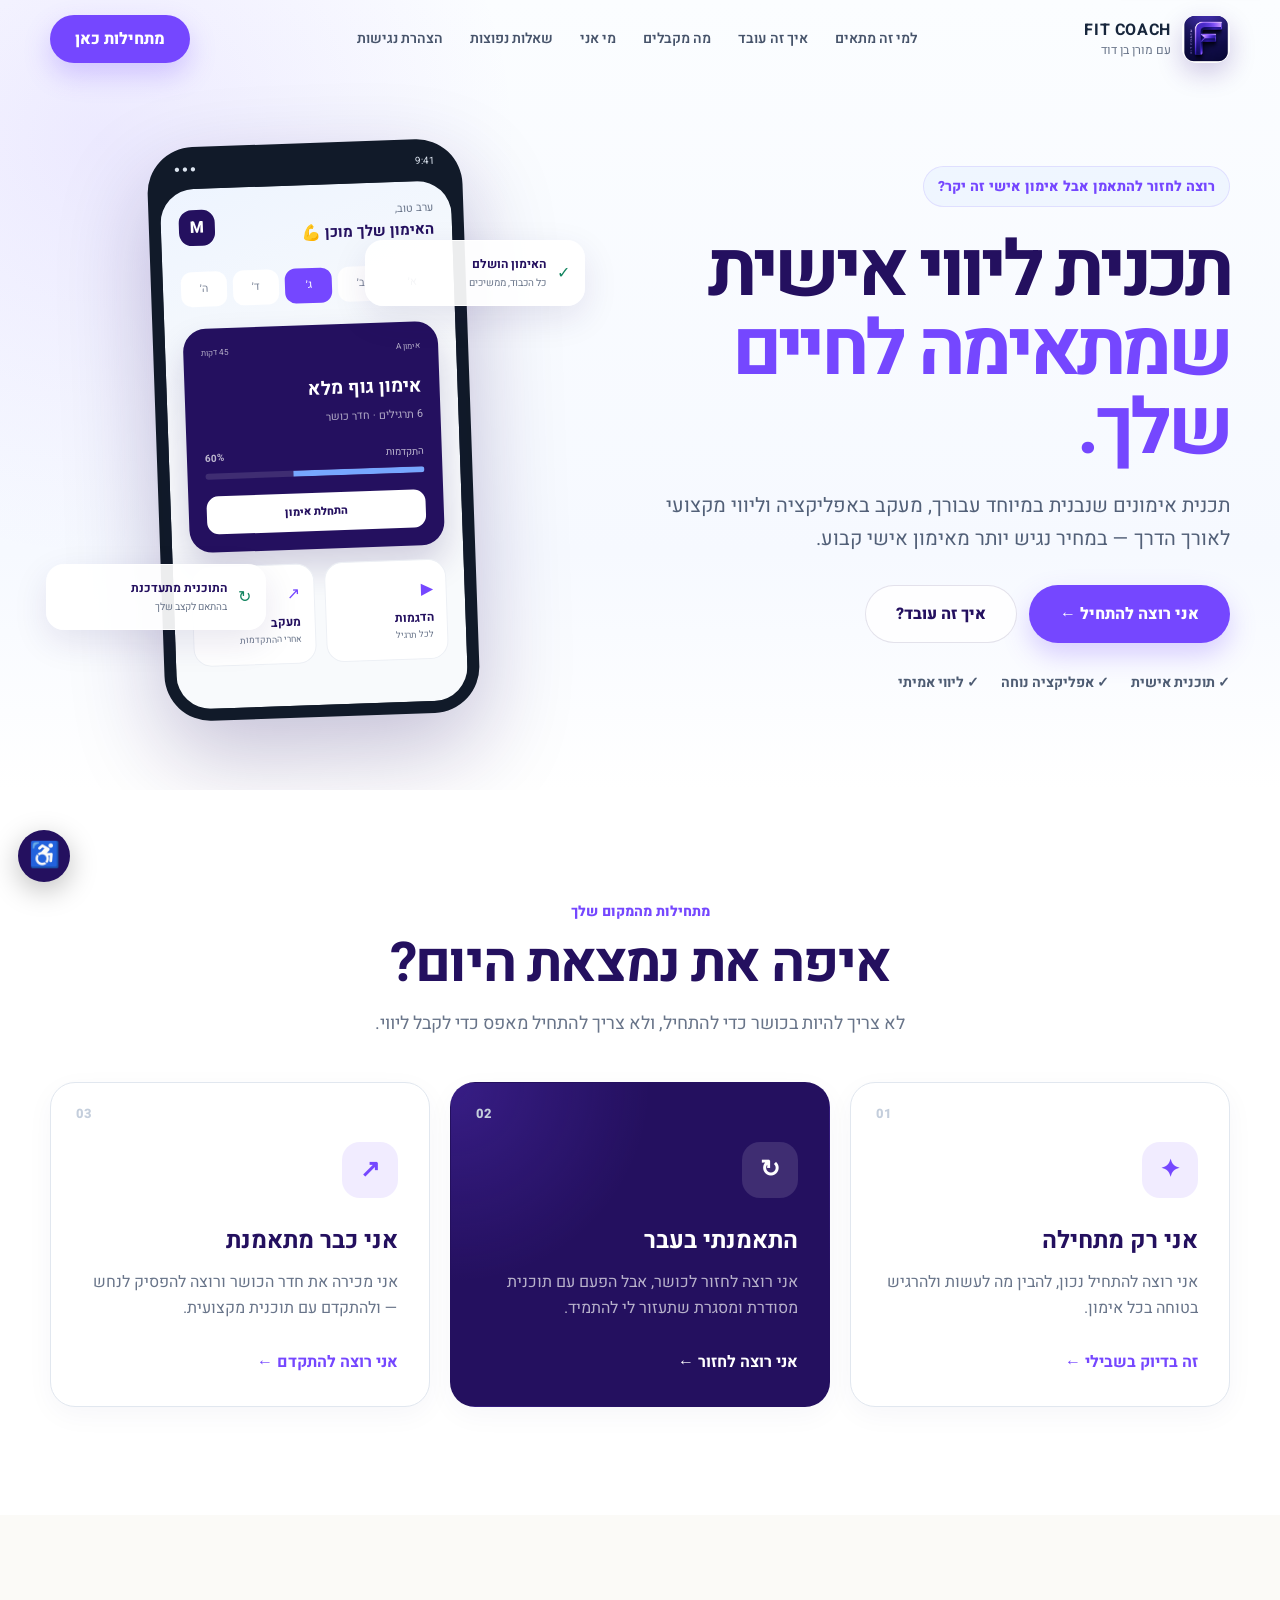
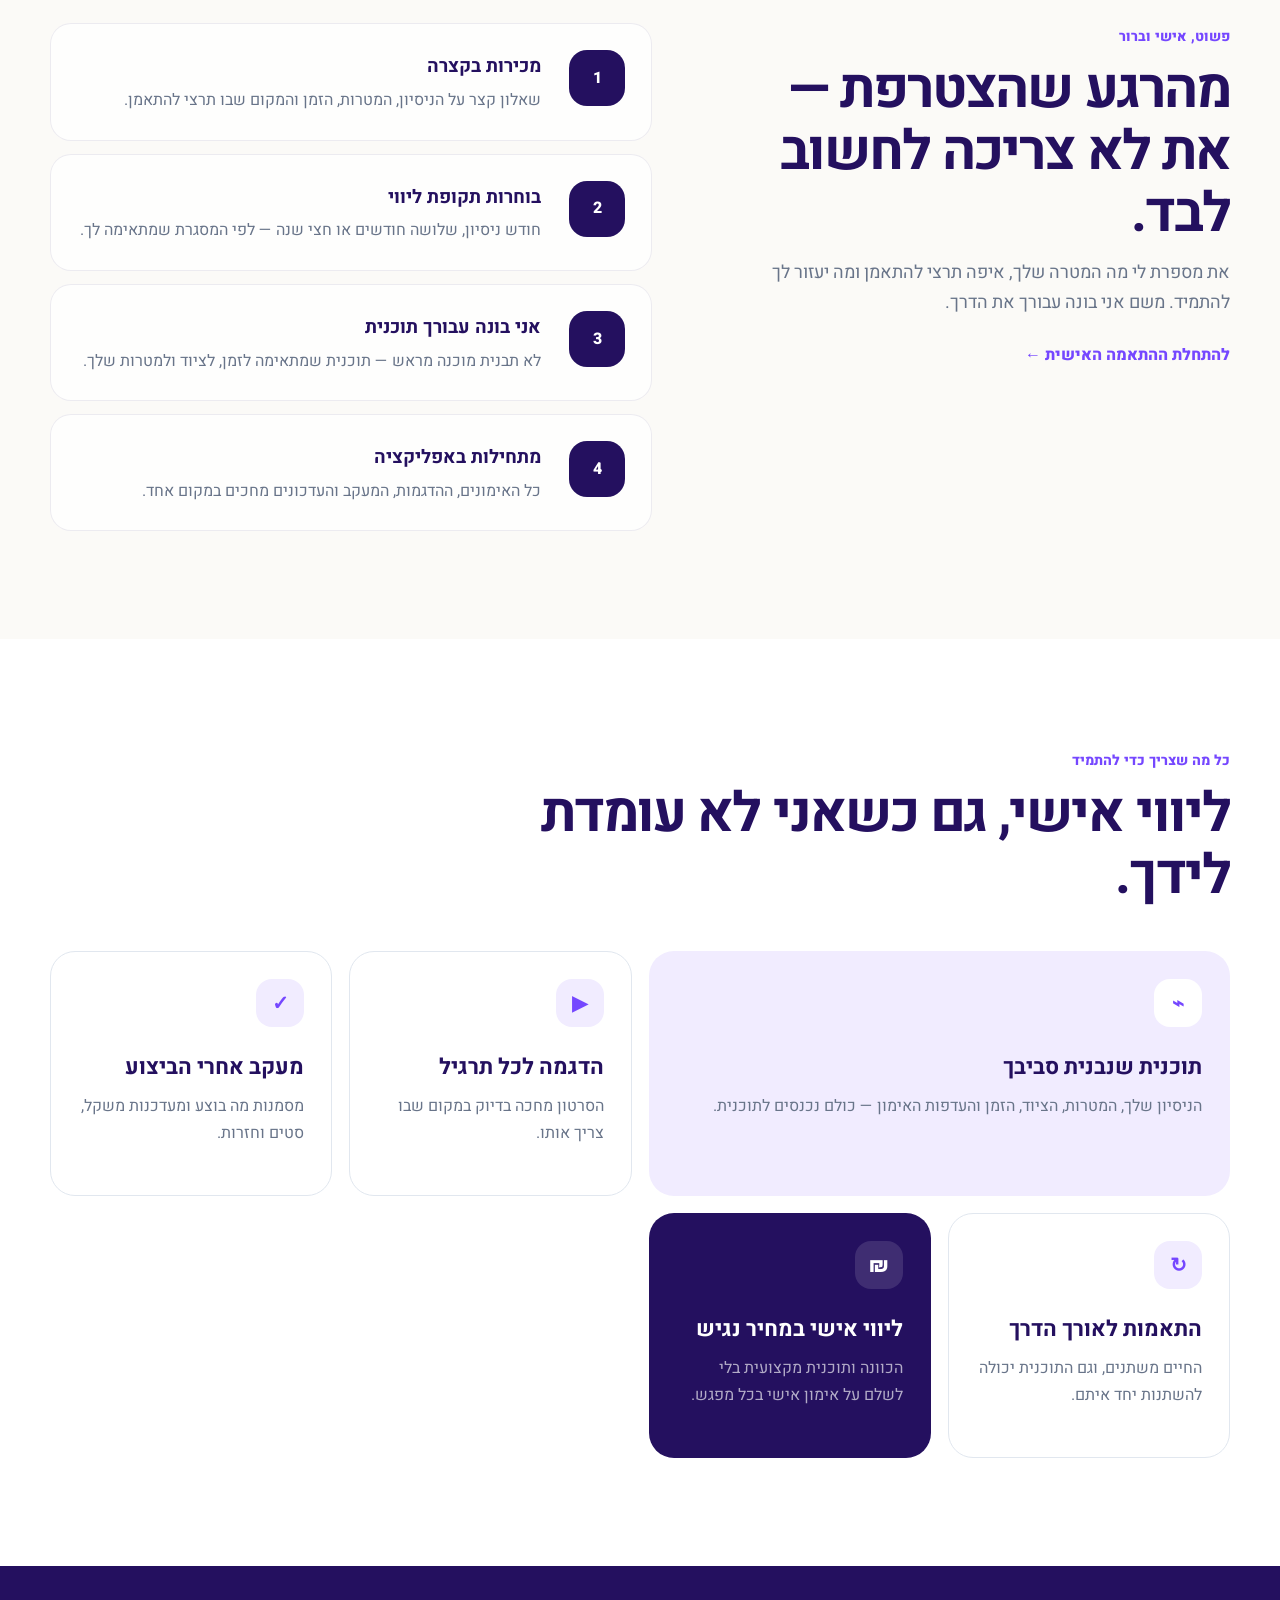
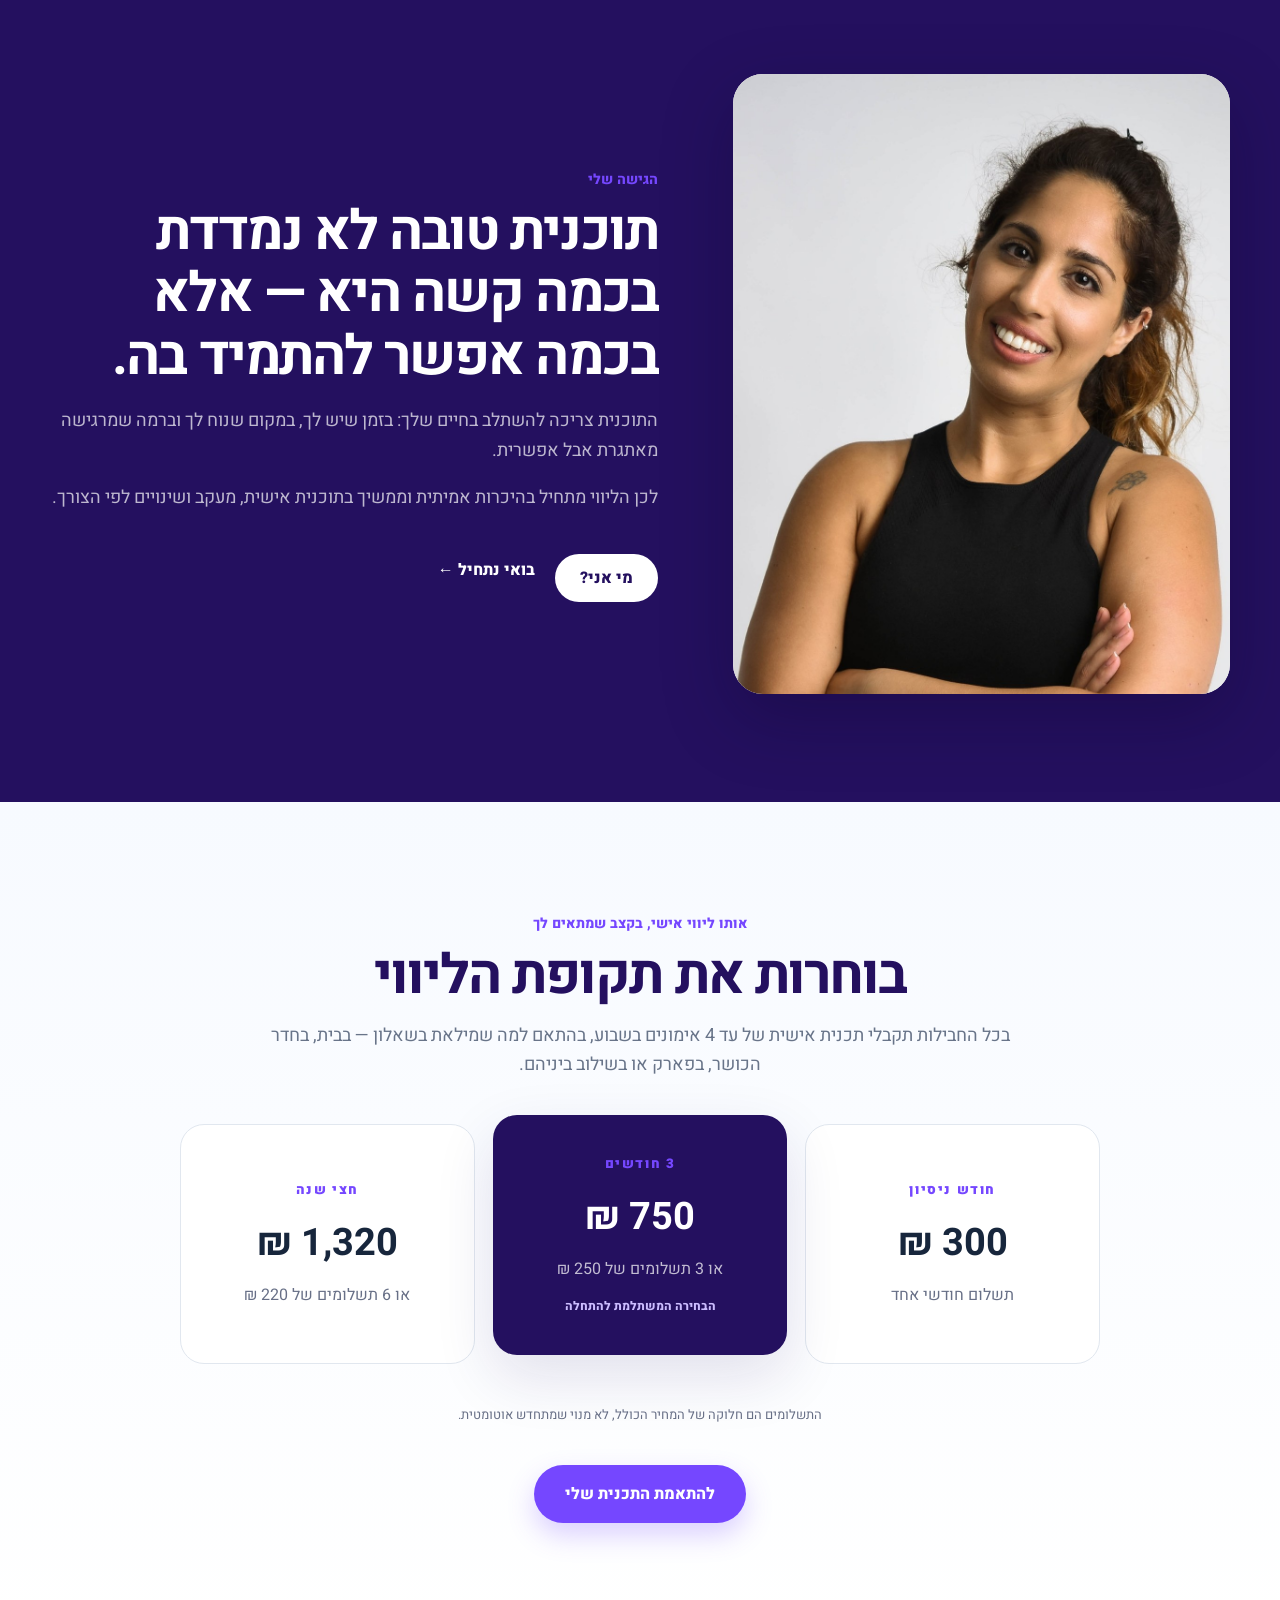
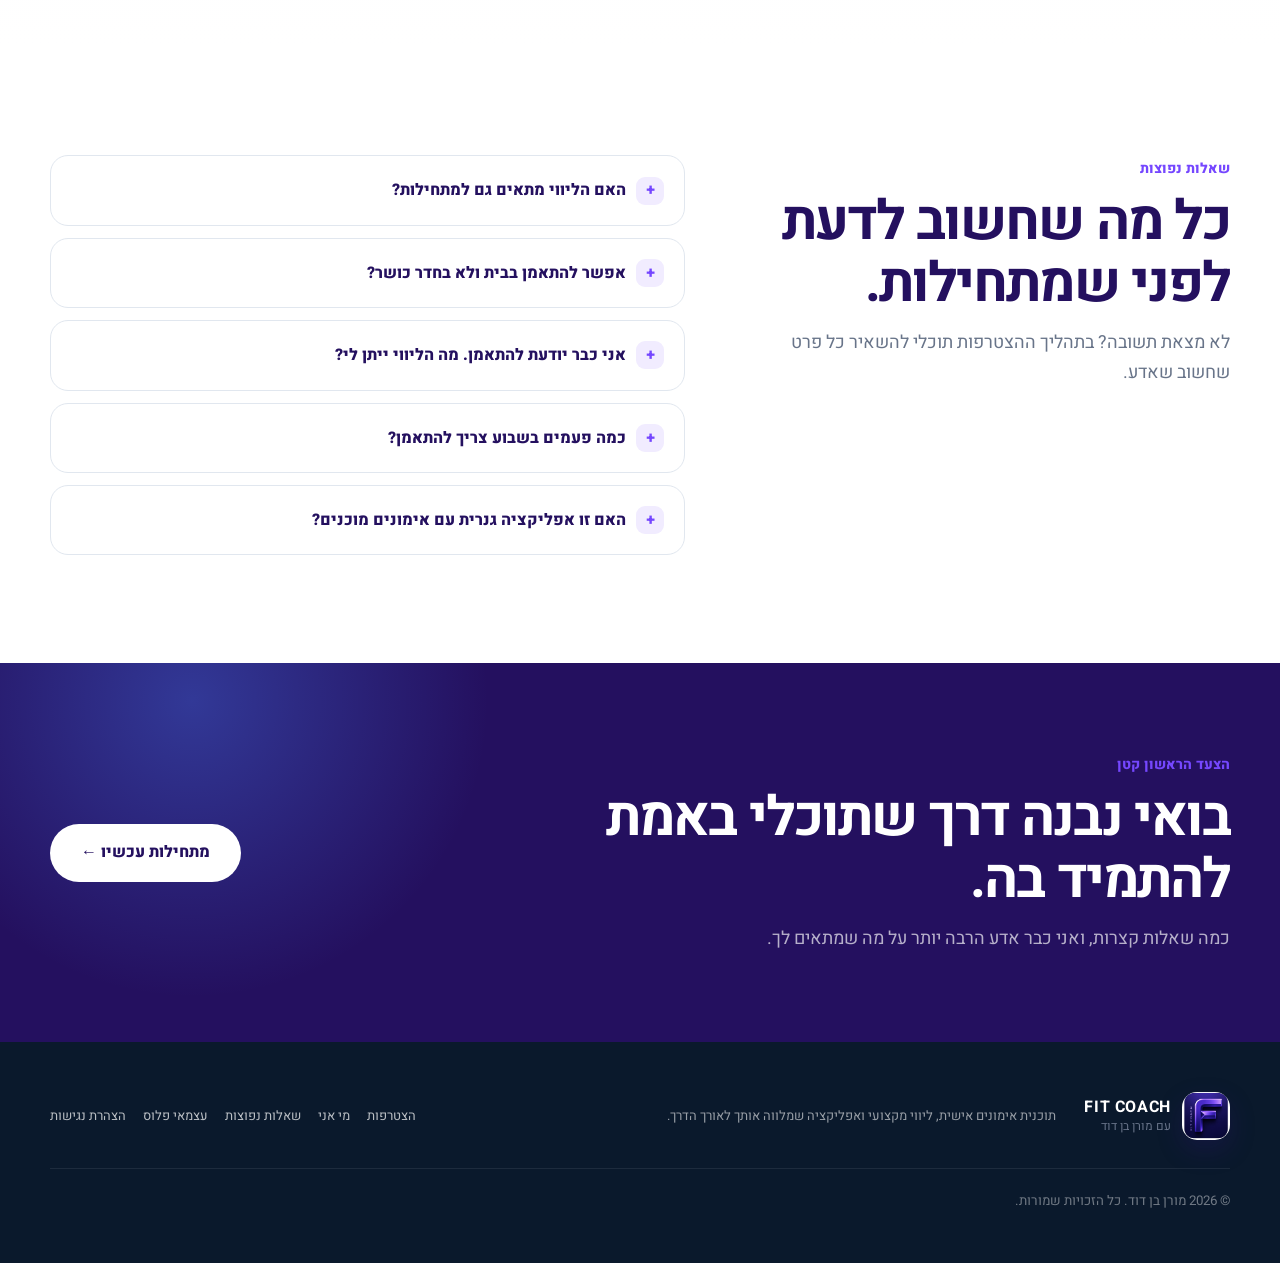
<file: fit-coach/index.html>
<!doctype html>
<html lang="he" dir="rtl">
<head>
  <meta charset="utf-8">
  <meta name="viewport" content="width=device-width,initial-scale=1">
  <title>Fit Coach | ליווי כושר אישי עם מורן בן דוד</title>
  <meta name="description" content="תוכנית אימונים אישית, ליווי מקצועי ואפליקציה שמרכזת את כל הדרך שלך — במחיר נגיש יותר מאימון אישי קבוע.">
  <meta name="theme-color" content="#24105f">
  <link rel="icon" href="/fit-coach/assets/fit-coach-logo.png">
  <link rel="preconnect" href="https://fonts.googleapis.com">
  <link rel="preconnect" href="https://fonts.gstatic.com" crossorigin>
  <link href="https://fonts.googleapis.com/css2?family=Heebo:wght@400;500;600;700;800;900&display=swap" rel="stylesheet">
  <link rel="stylesheet" href="/fit-coach/styles.css">
  <script src="/fit-coach/script.js" defer></script>
</head>
<body>
<a class="skip-link" href="#main-content">דילוג לתוכן הראשי</a>
<header class="site-header" data-header>
  <div class="container nav-wrap">
    <a class="brand" href="/fit-coach/"><img class="brand-logo" src="/fit-coach/assets/fit-coach-logo.png" alt=""><span><b>FIT COACH</b><small>עם מורן בן דוד</small></span></a>
    <nav class="desktop-nav" aria-label="ניווט ראשי"><a href="#who">למי זה מתאים</a><a href="#how">איך זה עובד</a><a href="#benefits">מה מקבלים</a><a href="/fit-coach/about/">מי אני</a><a href="#faq">שאלות נפוצות</a><a href="/fit-coach/accessibility/">הצהרת נגישות</a></nav>
    <a class="btn btn-primary nav-cta" href="/fit-coach/join/">מתחילות כאן</a>
    <button class="menu-btn" data-menu-button aria-label="פתיחת תפריט" aria-expanded="false" aria-controls="mobile-navigation"><i></i><i></i><i></i></button>
  </div>
  <nav class="mobile-nav" data-mobile-nav id="mobile-navigation" aria-label="ניווט בנייד"><a href="#who">למי זה מתאים</a><a href="#how">איך זה עובד</a><a href="#benefits">מה מקבלים</a><a href="/fit-coach/about/">מי אני</a><a href="#faq">שאלות נפוצות</a><a class="btn btn-primary" href="/fit-coach/join/">מתחילות כאן</a></nav>
</header>

<main id="main-content" tabindex="-1">
  <section class="hero">
    <div class="container hero-grid">
      <div class="hero-copy reveal">
        <span class="pill">רוצה לחזור להתאמן אבל אימון אישי זה יקר?</span>
        <h1>תכנית ליווי אישית <em>שמתאימה לחיים שלך.</em></h1>
        <p>תכנית אימונים שנבנית במיוחד עבורך, מעקב באפליקציה וליווי מקצועי לאורך הדרך — במחיר נגיש יותר מאימון אישי קבוע.</p>
        <div class="hero-actions"><a class="btn btn-primary btn-large" href="/fit-coach/join/">אני רוצה להתחיל ←</a><a class="btn btn-light btn-large" href="#how">איך זה עובד?</a></div>
        <div class="ticks"><span>✓ תוכנית אישית</span><span>✓ אפליקציה נוחה</span><span>✓ ליווי אמיתי</span></div>
      </div>
      <div class="hero-phone reveal delay" aria-hidden="true">
        <div class="phone">
          <div class="phone-top">9:41 <span>● ● ●</span></div>
          <div class="screen">
            <div class="app-head"><div><small>ערב טוב,</small><b>האימון שלך מוכן 💪</b></div><span>M</span></div>
            <div class="days"><i>א׳</i><i>ב׳</i><i class="active">ג׳</i><i>ד׳</i><i>ה׳</i></div>
            <article class="workout"><div><small>אימון A</small><small>45 דקות</small></div><h3>אימון גוף מלא</h3><p>6 תרגילים · חדר כושר</p><label><span>התקדמות</span><b>60%</b></label><div class="bar"><i></i></div><button>התחלת אימון</button></article>
            <div class="mini"><div>▶<b>הדגמות</b><small>לכל תרגיל</small></div><div>↗<b>מעקב</b><small>אחרי ההתקדמות</small></div></div>
          </div>
        </div>
        <div class="float-card one">✓ <span><b>האימון הושלם</b><small>כל הכבוד, ממשיכים</small></span></div>
        <div class="float-card two">↻ <span><b>התוכנית מתעדכנת</b><small>בהתאם לקצב שלך</small></span></div>
      </div>
    </div>
  </section>

  <section class="section" id="who">
    <div class="container">
      <div class="heading center reveal"><span>מתחילות מהמקום שלך</span><h2>איפה את נמצאת היום?</h2><p>לא צריך להיות בכושר כדי להתחיל, ולא צריך להתחיל מאפס כדי לקבל ליווי.</p></div>
      <div class="audience-grid">
        <a class="audience-card reveal" href="./join/?level=beginner"><i>01</i><strong>✦</strong><h3>אני רק מתחילה</h3><p>אני רוצה להתחיל נכון, להבין מה לעשות ולהרגיש בטוחה בכל אימון.</p><b>זה בדיוק בשבילי ←</b></a>
        <a class="audience-card featured reveal delay" href="./join/?level=returning"><i>02</i><strong>↻</strong><h3>התאמנתי בעבר</h3><p>אני רוצה לחזור לכושר, אבל הפעם עם תוכנית מסודרת ומסגרת שתעזור לי להתמיד.</p><b>אני רוצה לחזור ←</b></a>
        <a class="audience-card reveal delay2" href="./join/?level=advanced"><i>03</i><strong>↗</strong><h3>אני כבר מתאמנת</h3><p>אני מכירה את חדר הכושר ורוצה להפסיק לנחש — ולהתקדם עם תוכנית מקצועית.</p><b>אני רוצה להתקדם ←</b></a>
      </div>
    </div>
  </section>

  <section class="section soft" id="how">
    <div class="container process-grid">
      <div class="heading reveal"><span>פשוט, אישי וברור</span><h2>מהרגע שהצטרפת — את לא צריכה לחשוב לבד.</h2><p>את מספרת לי מה המטרה שלך, איפה תרצי להתאמן ומה יעזור לך להתמיד. משם אני בונה עבורך את הדרך.</p><a class="text-link" href="/fit-coach/join/">להתחלת ההתאמה האישית ←</a></div>
      <ol class="steps">
        <li class="reveal"><i>1</i><div><h3>מכירות בקצרה</h3><p>שאלון קצר על הניסיון, המטרות, הזמן והמקום שבו תרצי להתאמן.</p></div></li>
        <li class="reveal"><i>2</i><div><h3>בוחרות תקופת ליווי</h3><p>חודש ניסיון, שלושה חודשים או חצי שנה — לפי המסגרת שמתאימה לך.</p></div></li>
        <li class="reveal"><i>3</i><div><h3>אני בונה עבורך תוכנית</h3><p>לא תבנית מוכנה מראש — תוכנית שמתאימה לזמן, לציוד ולמטרות שלך.</p></div></li>
        <li class="reveal"><i>4</i><div><h3>מתחילות באפליקציה</h3><p>כל האימונים, ההדגמות, המעקב והעדכונים מחכים במקום אחד.</p></div></li>
      </ol>
    </div>
  </section>

  <section class="section" id="benefits">
    <div class="container">
      <div class="heading reveal"><span>כל מה שצריך כדי להתמיד</span><h2>ליווי אישי, גם כשאני לא עומדת לידך.</h2></div>
      <div class="benefits">
        <article class="wide reveal"><span>⌁</span><h3>תוכנית שנבנית סביבך</h3><p>הניסיון שלך, המטרות, הציוד, הזמן והעדפות האימון — כולם נכנסים לתוכנית.</p></article>
        <article class="reveal"><span>▶</span><h3>הדגמה לכל תרגיל</h3><p>הסרטון מחכה בדיוק במקום שבו צריך אותו.</p></article>
        <article class="reveal delay"><span>✓</span><h3>מעקב אחרי הביצוע</h3><p>מסמנות מה בוצע ומעדכנות משקל, סטים וחזרות.</p></article>
        <article class="reveal"><span>↻</span><h3>התאמות לאורך הדרך</h3><p>החיים משתנים, וגם התוכנית יכולה להשתנות יחד איתם.</p></article>
        <article class="dark reveal delay"><span>₪</span><h3>ליווי אישי במחיר נגיש</h3><p>הכוונה ותוכנית מקצועית בלי לשלם על אימון אישי בכל מפגש.</p></article>
      </div>
    </div>
  </section>

  <section class="section about">
    <div class="container about-grid">
      <div class="about-photo reveal"><img src="/fit-coach/assets/moran-ben-david.jpg" alt="מורן בן דוד, מאמנת כושר"></div>
      <div class="about-copy reveal delay"><span>הגישה שלי</span><h2>תוכנית טובה לא נמדדת בכמה קשה היא — אלא בכמה אפשר להתמיד בה.</h2><p>התוכנית צריכה להשתלב בחיים שלך: בזמן שיש לך, במקום שנוח לך וברמה שמרגישה מאתגרת אבל אפשרית.</p><p>לכן הליווי מתחיל בהיכרות אמיתית וממשיך בתוכנית אישית, מעקב ושינויים לפי הצורך.</p><div class="about-actions"><a class="btn btn-white" href="/fit-coach/about/">מי אני?</a><a class="about-link" href="/fit-coach/join/">בואי נתחיל ←</a></div></div>
    </div>
  </section>

  <section class="section packages" id="packages">
    <div class="container">
      <div class="heading center reveal"><span>אותו ליווי אישי, בקצב שמתאים לך</span><h2>בוחרות את תקופת הליווי</h2><p>בכל החבילות תקבלי תכנית אישית של עד 4 אימונים בשבוע, בהתאם למה שמילאת בשאלון — בבית, בחדר הכושר, בפארק או בשילוב ביניהם.</p></div>
      <div class="package-grid priced reveal">
        <div><small>חודש ניסיון</small><b>300 ₪</b><p>תשלום חודשי אחד</p></div>
        <div class="active"><small>3 חודשים</small><b>750 ₪</b><p>או 3 תשלומים של 250 ₪</p><i>הבחירה המשתלמת להתחלה</i></div>
        <div><small>חצי שנה</small><b>1,320 ₪</b><p>או 6 תשלומים של 220 ₪</p></div>
      </div>
      <p class="package-note reveal">התשלומים הם חלוקה של המחיר הכולל, לא מנוי שמתחדש אוטומטית.</p>
      <p class="center"><a class="btn btn-primary btn-large" href="/fit-coach/join/">להתאמת התכנית שלי</a></p>
    </div>
  </section>

  <section class="section" id="faq">
    <div class="container faq-grid">
      <div class="heading reveal"><span>שאלות נפוצות</span><h2>כל מה שחשוב לדעת לפני שמתחילות.</h2><p>לא מצאת תשובה? בתהליך ההצטרפות תוכלי להשאיר כל פרט שחשוב שאדע.</p></div>
      <div class="faq-list">
        <details class="reveal"><summary>האם הליווי מתאים גם למתחילות?</summary><p>כן. התוכנית נבנית לפי הניסיון שלך, עם תרגילים והסברים שמתאימים לנקודת הפתיחה.</p></details>
        <details class="reveal"><summary>אפשר להתאמן בבית ולא בחדר כושר?</summary><p>בהחלט. אפשר לבנות תוכנית לבית, לחדר כושר, לפארק או לשילוב ביניהם.</p></details>
        <details class="reveal"><summary>אני כבר יודעת להתאמן. מה הליווי ייתן לי?</summary><p>תוכנית מסודרת, התקדמות מתוכננת, מעקב והכוונה — בלי לנחש בכל פעם מה לעשות.</p></details>
        <details class="reveal"><summary>כמה פעמים בשבוע צריך להתאמן?</summary><p>בוחרות בין אימון אחד לארבעה אימונים בשבוע, בהתאם לזמן וליכולת ההתמדה שלך.</p></details>
        <details class="reveal"><summary>האם זו אפליקציה גנרית עם אימונים מוכנים?</summary><p>לא. האפליקציה היא המקום שבו תקבלי את התוכנית האישית שלך ותעקבי אחרי הביצוע.</p></details>
      </div>
    </div>
  </section>

  <section class="final-cta"><div class="container"><div><span>הצעד הראשון קטן</span><h2>בואי נבנה דרך שתוכלי באמת להתמיד בה.</h2><p>כמה שאלות קצרות, ואני כבר אדע הרבה יותר על מה שמתאים לך.</p></div><a class="btn btn-white btn-large" href="/fit-coach/join/">מתחילות עכשיו ←</a></div></section>
</main>

<footer><div class="container footer-grid"><a class="brand" href="/fit-coach/"><img class="brand-logo" src="/fit-coach/assets/fit-coach-logo.png" alt=""><span><b>FIT COACH</b><small>עם מורן בן דוד</small></span></a><p>תוכנית אימונים אישית, ליווי מקצועי ואפליקציה שמלווה אותך לאורך הדרך.</p><nav><a href="/fit-coach/join/">הצטרפות</a><a href="/fit-coach/about/">מי אני</a><a href="#faq">שאלות נפוצות</a><a href="/">עצמאי פלוס</a><a href="/fit-coach/accessibility/">הצהרת נגישות</a></nav><small>© <span data-year></span> מורן בן דוד. כל הזכויות שמורות.</small></div></footer>

<button class="a11y-toggle" type="button" data-a11y-toggle aria-expanded="false" aria-controls="a11y-panel" aria-label="פתיחת תפריט נגישות">♿</button>
<div class="a11y-panel" id="a11y-panel" data-a11y-panel hidden role="region" aria-label="אפשרויות נגישות">
  <strong>אפשרויות נגישות</strong>
  <button type="button" data-a11y="text">הגדלת טקסט</button>
  <button type="button" data-a11y="contrast">ניגודיות גבוהה</button>
  <button type="button" data-a11y="links">הדגשת קישורים</button>
  <button type="button" data-a11y="reset">איפוס התאמות</button>
  <a href="/fit-coach/accessibility/">הצהרת נגישות</a>
</div>
</body>
</html>
</file>
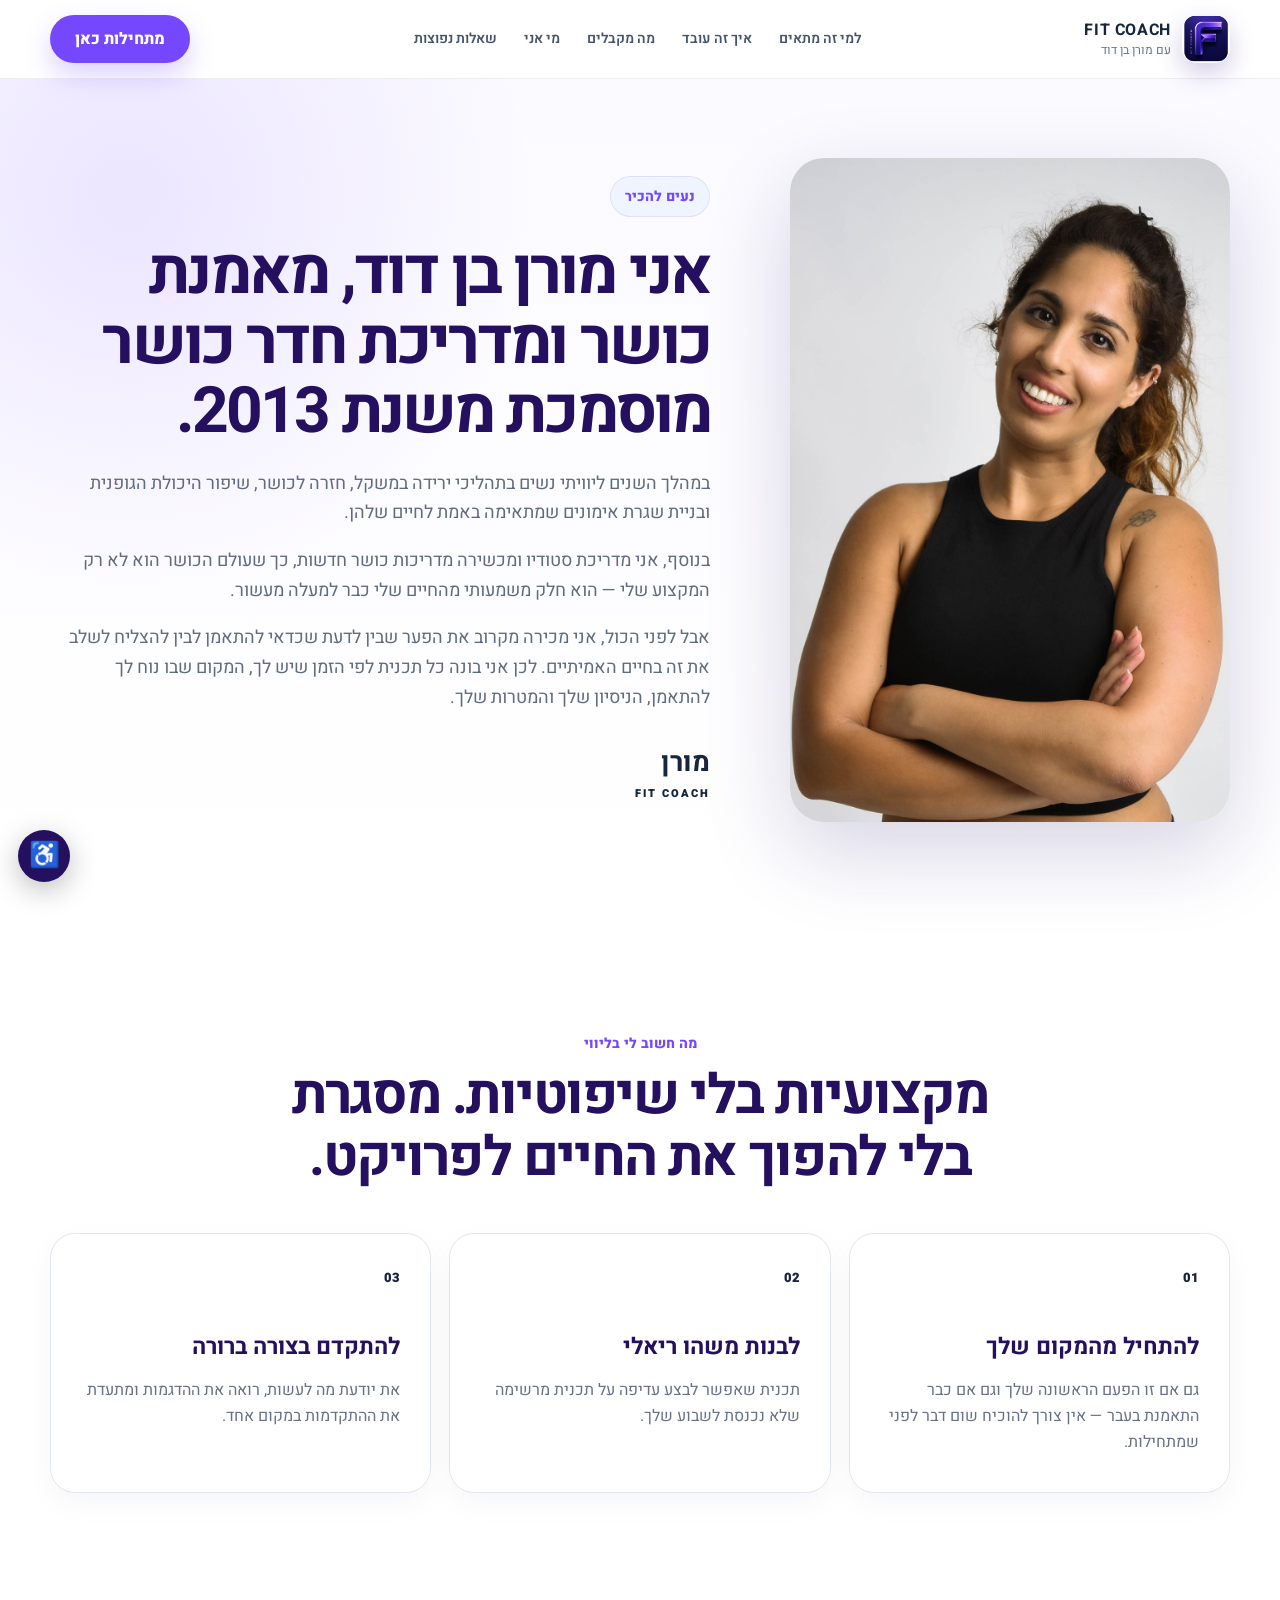
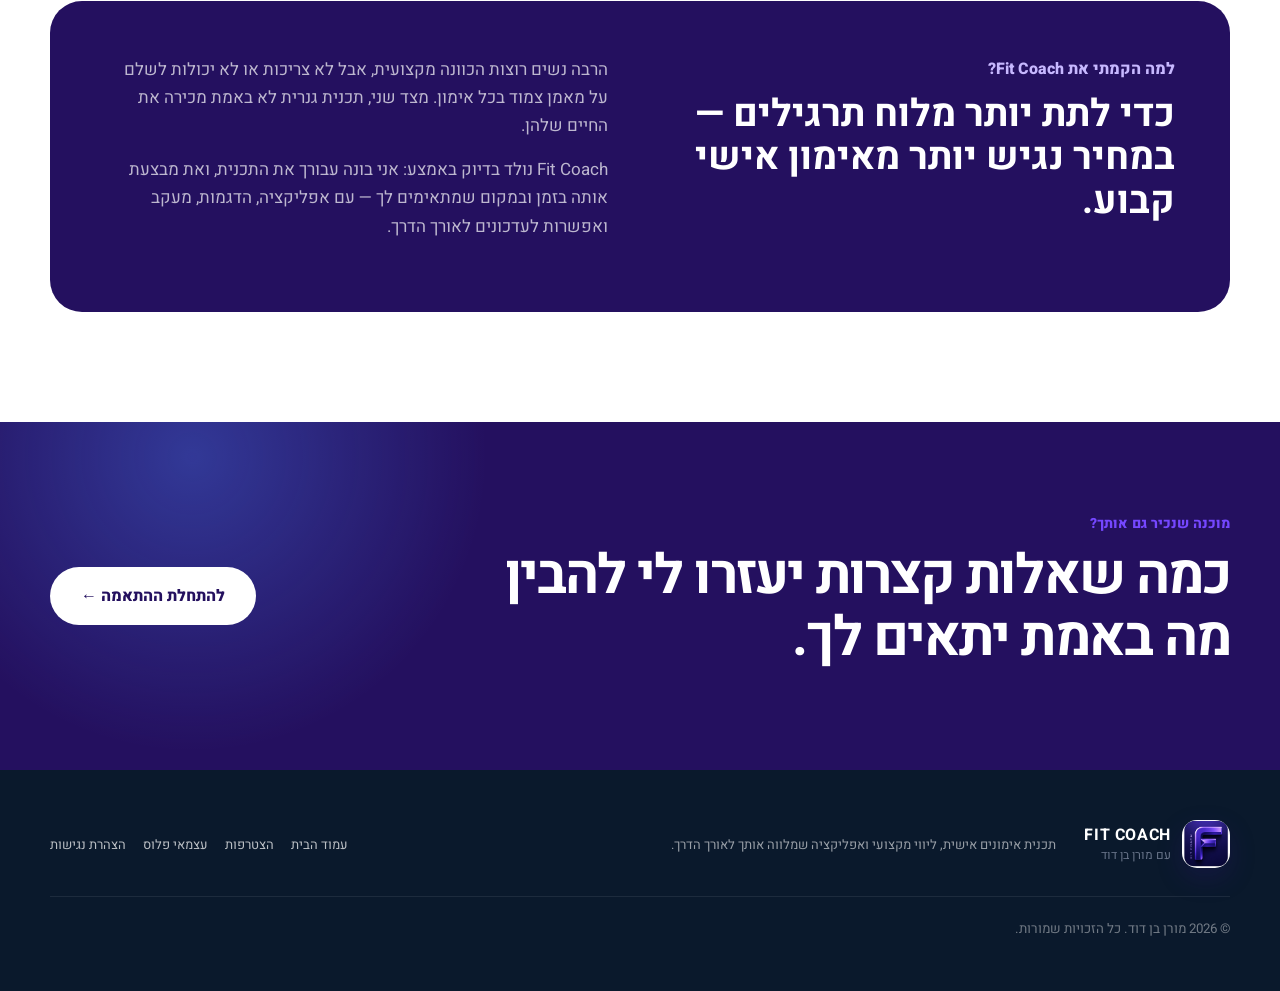
<file: fit-coach/about/index.html>
<!doctype html>
<html lang="he" dir="rtl">
<head>
  <meta charset="utf-8">
  <meta name="viewport" content="width=device-width,initial-scale=1">
  <title>מי אני | מורן בן דוד - Fit Coach</title>
  <meta name="description" content="הכירי את מורן בן דוד ואת הגישה שמאחורי הליווי האישי של Fit Coach.">
  <meta name="theme-color" content="#24105f">
  <link rel="icon" href="/fit-coach/assets/fit-coach-logo.png">
  <link rel="preconnect" href="https://fonts.googleapis.com">
  <link rel="preconnect" href="https://fonts.gstatic.com" crossorigin>
  <link href="https://fonts.googleapis.com/css2?family=Heebo:wght@400;500;600;700;800;900&display=swap" rel="stylesheet">
  <link rel="stylesheet" href="/fit-coach/styles.css">
  <script src="/fit-coach/script.js" defer></script>
</head>
<body>
<a class="skip-link" href="#main-content">דילוג לתוכן הראשי</a>
<header class="site-header solid" data-header>
  <div class="container nav-wrap">
    <a class="brand" href="/fit-coach/"><img class="brand-logo" src="/fit-coach/assets/fit-coach-logo.png" alt=""><span><b>FIT COACH</b><small>עם מורן בן דוד</small></span></a>
    <nav class="desktop-nav" aria-label="ניווט ראשי"><a href="/fit-coach/#who">למי זה מתאים</a><a href="/fit-coach/#how">איך זה עובד</a><a href="/fit-coach/#benefits">מה מקבלים</a><a href="/fit-coach/about/" aria-current="page">מי אני</a><a href="/fit-coach/#faq">שאלות נפוצות</a></nav>
    <a class="btn btn-primary nav-cta" href="/fit-coach/join/">מתחילות כאן</a>
    <button class="menu-btn" data-menu-button aria-label="פתיחת תפריט" aria-expanded="false" aria-controls="mobile-navigation"><i></i><i></i><i></i></button>
  </div>
  <nav class="mobile-nav" data-mobile-nav id="mobile-navigation" aria-label="ניווט בנייד"><a href="/fit-coach/">עמוד הבית</a><a href="/fit-coach/#how">איך זה עובד</a><a href="/fit-coach/#benefits">מה מקבלים</a><a href="/fit-coach/#faq">שאלות נפוצות</a><a class="btn btn-primary" href="/fit-coach/join/">מתחילות כאן</a></nav>
</header>
<main class="about-page" id="main-content" tabindex="-1">
  <section class="about-hero">
    <div class="container about-page-grid">
      <div class="about-page-photo reveal"><img src="/fit-coach/assets/moran-ben-david.jpg" alt="מורן בן דוד, מאמנת כושר"></div>
      <div class="about-page-copy reveal delay">
        <span class="pill">נעים להכיר</span>
        <h1>אני מורן בן דוד, מאמנת כושר ומדריכת חדר כושר מוסמכת משנת 2013.</h1>
        <p>במהלך השנים ליוויתי נשים בתהליכי ירידה במשקל, חזרה לכושר, שיפור היכולת הגופנית ובניית שגרת אימונים שמתאימה באמת לחיים שלהן.</p>
        <p>בנוסף, אני מדריכת סטודיו ומכשירה מדריכות כושר חדשות, כך שעולם הכושר הוא לא רק המקצוע שלי — הוא חלק משמעותי מהחיים שלי כבר למעלה מעשור.</p>
        <p>אבל לפני הכול, אני מכירה מקרוב את הפער שבין לדעת שכדאי להתאמן לבין להצליח לשלב את זה בחיים האמיתיים. לכן אני בונה כל תכנית לפי הזמן שיש לך, המקום שבו נוח לך להתאמן, הניסיון שלך והמטרות שלך.</p>
        <div class="about-signature"><b>מורן</b><span>FIT COACH</span></div>
      </div>
    </div>
  </section>
  <section class="section about-values">
    <div class="container">
      <div class="heading center reveal"><span>מה חשוב לי בליווי</span><h2>מקצועיות בלי שיפוטיות. מסגרת בלי להפוך את החיים לפרויקט.</h2></div>
      <div class="value-grid">
        <article class="reveal"><i>01</i><h3>להתחיל מהמקום שלך</h3><p>גם אם זו הפעם הראשונה שלך וגם אם כבר התאמנת בעבר — אין צורך להוכיח שום דבר לפני שמתחילות.</p></article>
        <article class="reveal delay"><i>02</i><h3>לבנות משהו ריאלי</h3><p>תכנית שאפשר לבצע עדיפה על תכנית מרשימה שלא נכנסת לשבוע שלך.</p></article>
        <article class="reveal delay2"><i>03</i><h3>להתקדם בצורה ברורה</h3><p>את יודעת מה לעשות, רואה את ההדגמות ומתעדת את ההתקדמות במקום אחד.</p></article>
      </div>
    </div>
  </section>
  <section class="about-story">
    <div class="container story-card reveal">
      <div><span>למה הקמתי את Fit Coach?</span><h2>כדי לתת יותר מלוח תרגילים — במחיר נגיש יותר מאימון אישי קבוע.</h2></div>
      <div><p>הרבה נשים רוצות הכוונה מקצועית, אבל לא צריכות או לא יכולות לשלם על מאמן צמוד בכל אימון. מצד שני, תכנית גנרית לא באמת מכירה את החיים שלהן.</p><p>Fit Coach נולד בדיוק באמצע: אני בונה עבורך את התכנית, ואת מבצעת אותה בזמן ובמקום שמתאימים לך — עם אפליקציה, הדגמות, מעקב ואפשרות לעדכונים לאורך הדרך.</p></div>
    </div>
  </section>
  <section class="final-cta"><div class="container"><div><span>מוכנה שנכיר גם אותך?</span><h2>כמה שאלות קצרות יעזרו לי להבין מה באמת יתאים לך.</h2></div><a class="btn btn-white btn-large" href="/fit-coach/join/">להתחלת ההתאמה ←</a></div></section>
</main>
<footer><div class="container footer-grid"><a class="brand" href="/fit-coach/"><img class="brand-logo" src="/fit-coach/assets/fit-coach-logo.png" alt=""><span><b>FIT COACH</b><small>עם מורן בן דוד</small></span></a><p>תכנית אימונים אישית, ליווי מקצועי ואפליקציה שמלווה אותך לאורך הדרך.</p><nav><a href="/fit-coach/">עמוד הבית</a><a href="/fit-coach/join/">הצטרפות</a><a href="/">עצמאי פלוס</a><a href="/fit-coach/accessibility/">הצהרת נגישות</a></nav><small>© <span data-year></span> מורן בן דוד. כל הזכויות שמורות.</small></div></footer>

<button class="a11y-toggle" type="button" data-a11y-toggle aria-expanded="false" aria-controls="a11y-panel" aria-label="פתיחת תפריט נגישות">♿</button>
<div class="a11y-panel" id="a11y-panel" data-a11y-panel hidden role="region" aria-label="אפשרויות נגישות">
  <strong>אפשרויות נגישות</strong>
  <button type="button" data-a11y="text">הגדלת טקסט</button>
  <button type="button" data-a11y="contrast">ניגודיות גבוהה</button>
  <button type="button" data-a11y="links">הדגשת קישורים</button>
  <button type="button" data-a11y="reset">איפוס התאמות</button>
  <a href="/fit-coach/accessibility/">הצהרת נגישות</a>
</div>
</body>
</html>
</file>
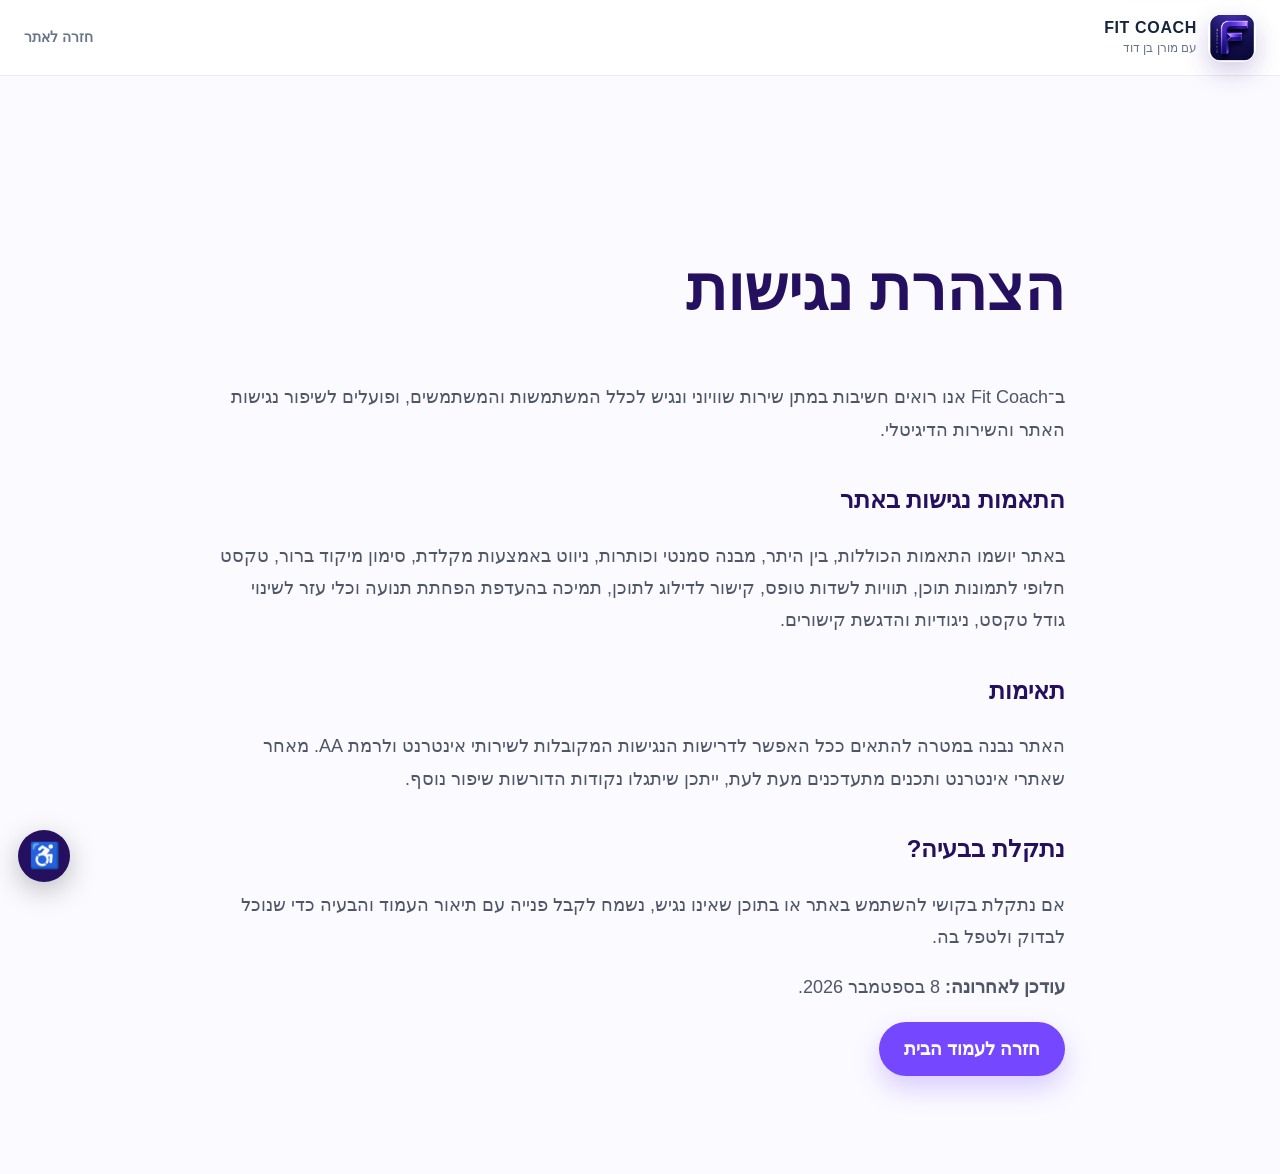
<file: fit-coach/accessibility/index.html>
<!doctype html>
<html lang="he" dir="rtl"><head><meta charset="utf-8"><meta name="viewport" content="width=device-width,initial-scale=1"><title>הצהרת נגישות | Fit Coach</title><meta name="description" content="הצהרת הנגישות של אתר Fit Coach"><link rel="stylesheet" href="/fit-coach/styles.css"><script src="/fit-coach/script.js" defer></script></head>
<body><a class="skip-link" href="#main-content">דילוג לתוכן הראשי</a>
<header class="join-header"><a class="brand" href="/fit-coach/"><img class="brand-logo" src="/fit-coach/assets/fit-coach-logo.png" alt=""><span><b>FIT COACH</b><small>עם מורן בן דוד</small></span></a><a href="/fit-coach/">חזרה לאתר</a></header>
<main id="main-content" tabindex="-1" class="accessibility-page"><div class="container accessibility-card">
<h1>הצהרת נגישות</h1>
<p>ב־Fit Coach אנו רואים חשיבות במתן שירות שוויוני ונגיש לכלל המשתמשות והמשתמשים, ופועלים לשיפור נגישות האתר והשירות הדיגיטלי.</p>
<h2>התאמות נגישות באתר</h2><p>באתר יושמו התאמות הכוללות, בין היתר, מבנה סמנטי וכותרות, ניווט באמצעות מקלדת, סימון מיקוד ברור, טקסט חלופי לתמונות תוכן, תוויות לשדות טופס, קישור לדילוג לתוכן, תמיכה בהעדפת הפחתת תנועה וכלי עזר לשינוי גודל טקסט, ניגודיות והדגשת קישורים.</p>
<h2>תאימות</h2><p>האתר נבנה במטרה להתאים ככל האפשר לדרישות הנגישות המקובלות לשירותי אינטרנט ולרמת AA. מאחר שאתרי אינטרנט ותכנים מתעדכנים מעת לעת, ייתכן שיתגלו נקודות הדורשות שיפור נוסף.</p>
<h2>נתקלת בבעיה?</h2><p>אם נתקלת בקושי להשתמש באתר או בתוכן שאינו נגיש, נשמח לקבל פנייה עם תיאור העמוד והבעיה כדי שנוכל לבדוק ולטפל בה.</p>
<p><strong>עודכן לאחרונה:</strong> 8 בספטמבר 2026.</p>
<p><a class="btn btn-primary" href="/fit-coach/">חזרה לעמוד הבית</a></p>
</div></main>
<button class="a11y-toggle" type="button" data-a11y-toggle aria-expanded="false" aria-controls="a11y-panel" aria-label="פתיחת תפריט נגישות">♿</button><div class="a11y-panel" id="a11y-panel" data-a11y-panel hidden role="region" aria-label="אפשרויות נגישות"><strong>אפשרויות נגישות</strong><button type="button" data-a11y="text">הגדלת טקסט</button><button type="button" data-a11y="contrast">ניגודיות גבוהה</button><button type="button" data-a11y="links">הדגשת קישורים</button><button type="button" data-a11y="reset">איפוס התאמות</button><a href="/fit-coach/accessibility/" aria-current="page">הצהרת נגישות</a></div>
</body></html>
</file>
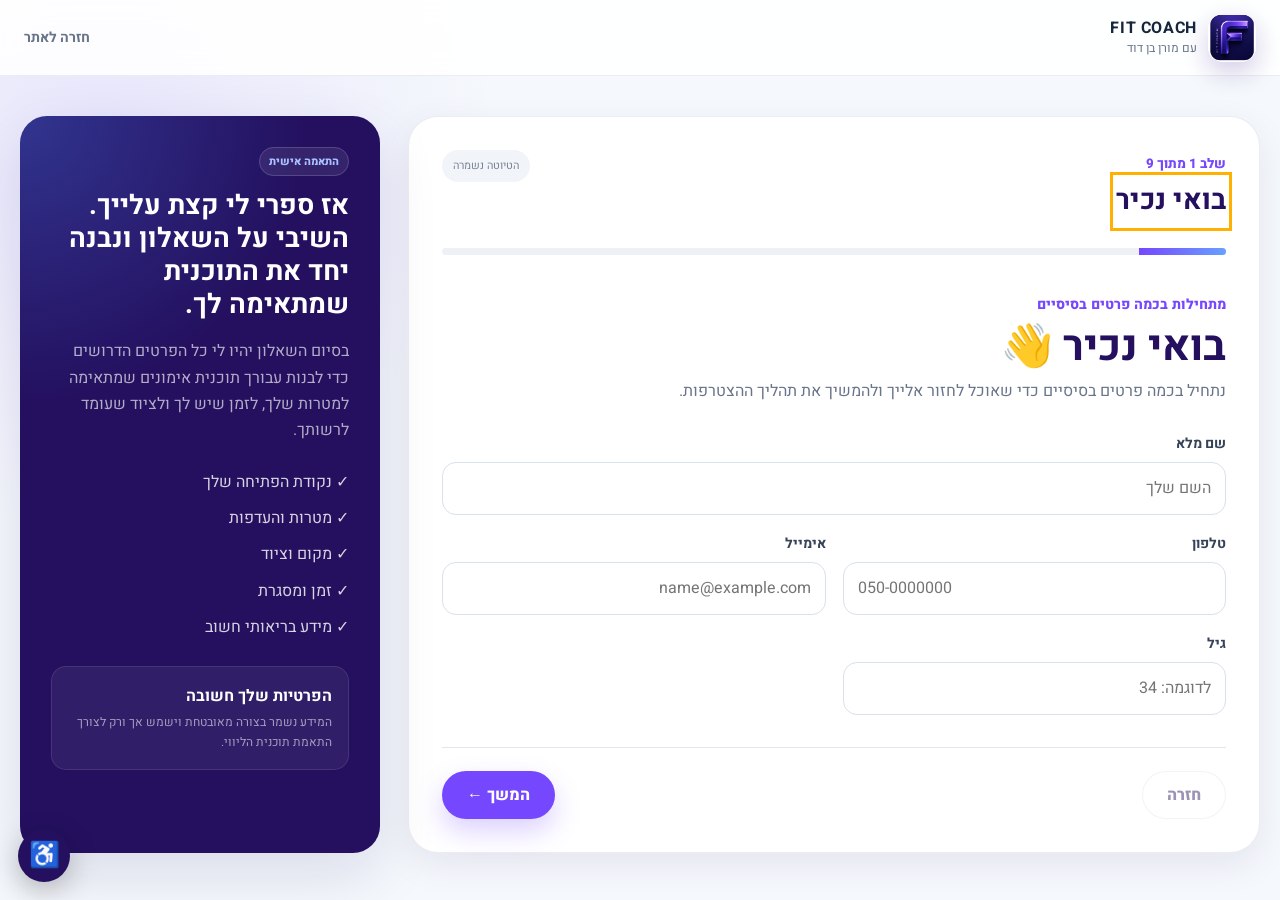
<file: fit-coach/join/index.html>
<!doctype html>
<html lang="he" dir="rtl">
<head>
  <meta charset="utf-8">
  <meta name="viewport" content="width=device-width,initial-scale=1">
  <title>התאמת תוכנית אישית | Fit Coach</title>
  <meta name="description" content="כמה שאלות קצרות שיעזרו לי להכיר אותך ולהתאים לך תוכנית אימונים אישית.">
  <meta name="theme-color" content="#24105f">
  <link rel="icon" href="/fit-coach/assets/fit-coach-logo.png">
  <link rel="preconnect" href="https://fonts.googleapis.com">
  <link rel="preconnect" href="https://fonts.gstatic.com" crossorigin>
  <link href="https://fonts.googleapis.com/css2?family=Heebo:wght@400;500;600;700;800;900&display=swap" rel="stylesheet">
  <link rel="stylesheet" href="/fit-coach/styles.css">
  <script src="/fit-coach/script.js" defer></script>
</head>
<body class="join-page">
<header class="join-header"><a class="brand" href="/fit-coach/"><img class="brand-logo" src="/fit-coach/assets/fit-coach-logo.png" alt=""><span><b>FIT COACH</b><small>עם מורן בן דוד</small></span></a><a href="/fit-coach/">חזרה לאתר</a></header>
<main class="join-main" id="main-content" tabindex="-1">
  <section class="wizard" data-wizard>
    <div class="wizard-head"><div><small data-step-label>שלב 1 מתוך 9</small><h1 data-step-heading>בואי נכיר</h1></div><span data-save role="status" aria-live="polite">הטיוטה נשמרת במכשיר</span></div>
    <div class="progress"><i data-progress></i></div>
    <form id="join-form" novalidate>
      <section class="form-step active" data-step="1" data-title="בואי נכיר">
        <div class="step-title"><span>מתחילות בכמה פרטים בסיסיים</span><h2>בואי נכיר 👋</h2><p>נתחיל בכמה פרטים בסיסיים כדי שאוכל לחזור אלייך ולהמשיך את תהליך ההצטרפות.</p></div>
        <div class="form-grid">
          <label class="field full"><b>שם מלא</b><input name="fullName" autocomplete="name" required placeholder="השם שלך"><em>כתבי שם מלא.</em></label>
          <label class="field"><b>טלפון</b><input type="tel" name="phone" autocomplete="tel" required placeholder="050-0000000"><em>כתבי מספר טלפון.</em></label>
          <label class="field"><b>אימייל</b><input type="email" name="email" autocomplete="email" required placeholder="name@example.com"><em>כתבי אימייל תקין.</em></label>
          <label class="field"><b>גיל</b><input type="number" name="age" min="16" max="90" required placeholder="לדוגמה: 34"><em>כתבי גיל בין 16 ל־90.</em></label>
        </div>
      </section>

      <section class="form-step" data-step="2" data-title="הניסיון שלך">
        <div class="step-title"><span>אין תשובה נכונה או לא נכונה</span><h2>איזה משפט הכי מתאר אותך?</h2><p>כך אוכל להתאים את רמת ההסברים ואת נקודת הפתיחה.</p></div>
        <div class="choices single">
          <label><input type="radio" name="experience" value="beginner"><i>✦</i><span><b>אני רק מתחילה להתאמן</b><small>אני רוצה להתחיל נכון וצריכה הכוונה.</small></span></label>
          <label><input type="radio" name="experience" value="returning"><i>↻</i><span><b>התאמנתי בעבר ואני רוצה לחזור</b><small>אני מכירה חלק מהדברים, אבל צריכה מסגרת.</small></span></label>
          <label><input type="radio" name="experience" value="advanced"><i>↗</i><span><b>אני כבר מתאמנת ורוצה להתקדם</b><small>אני מחפשת תוכנית מקצועית, מעקב וליווי.</small></span></label>
          <label><input type="radio" name="experience" value="unsure"><i>?</i><span><b>אני לא בטוחה מה מתאים לי</b><small>זה בסדר — נעשה את ההתאמה יחד.</small></span></label>
        </div><p class="group-error" role="alert" data-error="experience">בחרי אפשרות אחת.</p>
      </section>

      <section class="form-step" data-step="3" data-title="המטרות שלך">
        <div class="step-title"><span>אפשר לבחור יותר ממטרה אחת</span><h2>מה היית רוצה להשיג?</h2><p>המטרה היא לא רק מספר על המשקל — אלא איך את רוצה להרגיש ולהתקדם.</p></div>
        <div class="choices compact">
          <label><input type="checkbox" name="goals" value="weight-loss"><i>↓</i><span><b>ירידה במשקל</b></span></label>
          <label><input type="checkbox" name="goals" value="toning"><i>◇</i><span><b>חיטוב</b></span></label>
          <label><input type="checkbox" name="goals" value="muscle"><i>+</i><span><b>עלייה במסת שריר</b></span></label>
          <label><input type="checkbox" name="goals" value="fitness"><i>♥</i><span><b>שיפור הכושר</b></span></label>
          <label><input type="checkbox" name="goals" value="strength"><i>↑</i><span><b>חיזוק הגוף</b></span></label>
          <label><input type="checkbox" name="goals" value="health"><i>✓</i><span><b>בריאות והרגשה טובה</b></span></label>
        </div>
        <label class="field full extra"><b>מטרה נוספת או משהו שחשוב לך במיוחד</b><textarea name="goalNotes" rows="3" placeholder="אפשר לכתוב כאן במילים שלך..."></textarea></label>
        <p class="group-error" role="alert" data-error="goals">בחרי לפחות מטרה אחת או כתבי במילים שלך.</p>
      </section>

      <section class="form-step" data-step="4" data-title="מקום האימון">
        <div class="step-title"><span>התוכנית צריכה להתאים למציאות שלך</span><h2>איפה תעדיפי להתאמן?</h2><p>אפשר לבחור מקום אחד או לשלב בין כמה מקומות.</p></div>
        <div class="choices compact">
          <label><input type="checkbox" name="locations" value="home"><i>⌂</i><span><b>בבית</b></span></label>
          <label><input type="checkbox" name="locations" value="gym"><i>▣</i><span><b>בחדר כושר</b></span></label>
          <label><input type="checkbox" name="locations" value="park"><i>♧</i><span><b>בפארק</b></span></label>
          <label><input type="checkbox" name="locations" value="unsure"><i>?</i><span><b>עדיין לא החלטתי</b></span></label>
        </div><p class="group-error" role="alert" data-error="locations">בחרי לפחות אפשרות אחת.</p>
        <div class="conditional" data-condition="home"><h3>איזה ציוד יש לך בבית?</h3><div class="chips"><label><input type="checkbox" name="homeEquipment" value="none"><span>אין ציוד</span></label><label><input type="checkbox" name="homeEquipment" value="bands"><span>גומיות</span></label><label><input type="checkbox" name="homeEquipment" value="dumbbells"><span>משקולות</span></label><label><input type="checkbox" name="homeEquipment" value="kettlebell"><span>קטלבל</span></label><label><input type="checkbox" name="homeEquipment" value="bench"><span>ספסל / מדרגה</span></label><label><input type="checkbox" name="homeEquipment" value="trx"><span>TRX</span></label><label><input type="checkbox" name="homeEquipment" value="cardio"><span>מכשיר אירובי</span></label></div></div>
        <div class="conditional" data-condition="gym"><h3>האם יש לך גישה לחדר כושר מאובזר?</h3><div class="inline"><label><input type="radio" name="gymAccess" value="yes"><span>כן</span></label><label><input type="radio" name="gymAccess" value="partial"><span>חלקית</span></label><label><input type="radio" name="gymAccess" value="unknown"><span>לא יודעת</span></label></div></div>
        <div class="conditional" data-condition="park"><h3>האם יש בפארק מתקני מתח ומקבילים?</h3><div class="inline"><label><input type="radio" name="parkEquipment" value="yes"><span>כן</span></label><label><input type="radio" name="parkEquipment" value="no"><span>לא</span></label><label><input type="radio" name="parkEquipment" value="unknown"><span>לא יודעת</span></label></div></div>
      </section>

      <section class="form-step" data-step="5" data-title="מסגרת האימונים">
        <div class="step-title"><span>עדיף יעד שאפשר לקיים</span><h2>כמה פעמים בשבוע תרצי להתאמן?</h2><p>בין אימון אחד לארבעה אימונים בשבוע.</p></div>
        <div class="numbers"><label><input type="radio" name="daysPerWeek" value="1"><span><b>1</b><small>פעם בשבוע</small></span></label><label><input type="radio" name="daysPerWeek" value="2"><span><b>2</b><small>פעמיים בשבוע</small></span></label><label><input type="radio" name="daysPerWeek" value="3"><span><b>3</b><small>שלוש פעמים</small></span></label><label><input type="radio" name="daysPerWeek" value="4"><span><b>4</b><small>ארבע פעמים</small></span></label></div><p class="group-error" role="alert" data-error="daysPerWeek">בחרי מספר אימונים.</p>
        <hr><h3>כמה זמן ריאלי עבורך להקדיש לאימון?</h3><div class="inline duration"><label><input type="radio" name="duration" value="20"><span>20 דקות</span></label><label><input type="radio" name="duration" value="30"><span>30 דקות</span></label><label><input type="radio" name="duration" value="45"><span>45 דקות</span></label><label><input type="radio" name="duration" value="60"><span>60 דקות</span></label></div><p class="group-error" role="alert" data-error="duration">בחרי משך אימון.</p>
      </section>

      <section class="form-step" data-step="6" data-title="התמדה">
        <div class="step-title"><span>השאלה הזו חשובה יותר ממה שנדמה</span><h2>מה בדרך כלל גורם לך להפסיק להתאמן?</h2><p>אפשר לבחור יותר מתשובה אחת.</p></div>
        <div class="choices compact"><label><input type="checkbox" name="barriers" value="time"><i>◷</i><span><b>אין לי זמן</b></span></label><label><input type="checkbox" name="barriers" value="motivation"><i>⌁</i><span><b>אני מאבדת מוטיבציה</b></span></label><label><input type="checkbox" name="barriers" value="knowledge"><i>?</i><span><b>אני לא יודעת מה לעשות</b></span></label><label><input type="checkbox" name="barriers" value="boredom"><i>≈</i><span><b>אני משתעממת</b></span></label><label><input type="checkbox" name="barriers" value="fear"><i>!</i><span><b>אני חוששת להיפצע</b></span></label><label><input type="checkbox" name="barriers" value="alone"><i>○</i><span><b>קשה לי להתמיד לבד</b></span></label></div>
        <label class="field full extra"><b>משהו נוסף שמקשה עלייך?</b><textarea name="barrierNotes" rows="3"></textarea></label><p class="group-error" role="alert" data-error="barriers">בחרי לפחות אפשרות אחת או כתבי במילים שלך.</p>
      </section>

      <section class="form-step" data-step="7" data-title="שאלון בריאות">
        <div class="step-title"><span>כדי שאבנה תוכנית בטוחה ומתאימה</span><h2>כמה שאלות על הבריאות שלך</h2><p>המידע יישמר במערכת מאובטחת וישמש רק לצורך התאמת הליווי.</p></div>
        <div class="health">
          <fieldset><legend>האם קיימת מגבלה או מצב רפואי שחשוב שאדע עליו?</legend><div class="inline"><label><input type="radio" name="medicalCondition" value="no"><span>לא</span></label><label><input type="radio" name="medicalCondition" value="yes"><span>כן</span></label></div></fieldset>
          <label class="field conditional-text" data-show="medicalCondition:yes"><b>פרטי בקצרה</b><textarea name="medicalConditionDetails" rows="3"></textarea></label>
          <fieldset><legend>האם יש כאב, פציעה או מגבלה בתנועה?</legend><div class="inline"><label><input type="radio" name="injury" value="no"><span>לא</span></label><label><input type="radio" name="injury" value="yes"><span>כן</span></label></div></fieldset>
          <label class="field conditional-text" data-show="injury:yes"><b>איפה ומה חשוב שאדע?</b><textarea name="injuryDetails" rows="3"></textarea></label>
          <fieldset><legend>האם את נוטלת תרופות שעשויות להיות רלוונטיות לפעילות?</legend><div class="inline"><label><input type="radio" name="medication" value="no"><span>לא</span></label><label><input type="radio" name="medication" value="yes"><span>כן</span></label></div></fieldset>
          <label class="field conditional-text" data-show="medication:yes"><b>פרטי בקצרה</b><textarea name="medicationDetails" rows="3"></textarea></label>
        </div>
        <div class="notice"><b>חשוב:</b> השאלון אינו תחליף לייעוץ רפואי. במקרה של מצב רפואי, כאב חריג או חוסר ודאות יש לקבל אישור מתאים לפני תחילת פעילות.</div>
      </section>

      <section class="form-step" data-step="8" data-title="בחירת חבילה">
        <div class="step-title"><span>אותו ליווי אישי בכל החבילות</span><h2>לכמה זמן תרצי להתחיל?</h2><p>התכנית תותאם למה שמילאת: עד 4 אימונים בשבוע, בבית, בחדר הכושר, בפארק או בשילוב.</p></div>
        <div class="package-options duration-packages">
          <label><input type="radio" name="package" value="month"><span><small>חודש ניסיון</small><b>300 ₪</b><em>תשלום אחד</em></span></label>
          <label class="recommended"><input type="radio" name="package" value="quarter"><i>המשתלם להתחלה</i><span><small>3 חודשים</small><b>750 ₪</b><em>או 3 תשלומים של 250 ₪</em></span></label>
          <label><input type="radio" name="package" value="half-year"><span><small>חצי שנה</small><b>1,320 ₪</b><em>או 6 תשלומים של 220 ₪</em></span></label>
        </div><p class="group-error" role="alert" data-error="package">בחרי חבילה.</p>
      </section>

      <section class="form-step" data-step="9" data-title="סיכום">
        <div class="step-title"><span>כמעט סיימנו</span><h2>זה מה שסיפרת לי</h2><p>אפשר לחזור אחורה ולשנות כל תשובה.</p></div>
        <div class="summary" data-summary></div>
        <label class="consent"><input type="checkbox" name="consent"><span>אני מאשרת שהפרטים שמסרתי נכונים, ומבינה שההצטרפות תושלם לאחר אישור התשלום.</span></label><p class="group-error" role="alert" data-error="consent">יש לאשר את ההצהרה.</p>
        <div class="notice"><b>כמעט סיימנו:</b> בלחיצה על שליחת השאלון הפרטים יועברו אליי לצורך בדיקה והתאמת הליווי. לאחר מכן אחזור אלייך להמשך התהליך.</div>
      </section>

      <section class="success" data-success><i>✓</i><span>הפרטים התקבלו</span><h2>איזה כיף, עשית את הצעד הראשון 💙</h2><p>השאלון נשלח אליי בהצלחה. אעבור על הפרטים ואחזור אלייך להמשך ההתאמה וההצטרפות.</p><a class="btn btn-primary btn-large" href="/fit-coach/">חזרה לאתר</a></section>

      <div class="wizard-actions" data-actions><button type="button" class="btn btn-light" data-prev disabled>חזרה</button><button type="button" class="btn btn-primary" data-next>המשך ←</button><button type="submit" class="btn btn-primary" data-submit hidden>שליחת השאלון ✓</button></div>
    </form>
  </section>

  <aside class="join-aside"><span>התאמה אישית</span><h2>אז ספרי לי קצת עלייך.<br>השיבי על השאלון ונבנה יחד את התוכנית שמתאימה לך.</h2><p>בסיום השאלון יהיו לי כל הפרטים הדרושים כדי לבנות עבורך תוכנית אימונים שמתאימה למטרות שלך, לזמן שיש לך ולציוד שעומד לרשותך.</p><ul><li>✓ נקודת הפתיחה שלך</li><li>✓ מטרות והעדפות</li><li>✓ מקום וציוד</li><li>✓ זמן ומסגרת</li><li>✓ מידע בריאותי חשוב</li></ul><div><b>הפרטיות שלך חשובה</b><p>המידע נשמר בצורה מאובטחת וישמש אך ורק לצורך התאמת תוכנית הליווי.</p></div></aside>
</main>

<button class="a11y-toggle" type="button" data-a11y-toggle aria-expanded="false" aria-controls="a11y-panel" aria-label="פתיחת תפריט נגישות">♿</button>
<div class="a11y-panel" id="a11y-panel" data-a11y-panel hidden role="region" aria-label="אפשרויות נגישות">
  <strong>אפשרויות נגישות</strong>
  <button type="button" data-a11y="text">הגדלת טקסט</button>
  <button type="button" data-a11y="contrast">ניגודיות גבוהה</button>
  <button type="button" data-a11y="links">הדגשת קישורים</button>
  <button type="button" data-a11y="reset">איפוס התאמות</button>
  <a href="/fit-coach/accessibility/">הצהרת נגישות</a>
</div>
</body>
</html>
</file>
<file: fit-coach/styles.css>
:root{--navy:#24105f;--blue:#7547ff;--blue2:#5b2dd6;--sky:#f1ecff;--soft:#f7f9fc;--text:#17263c;--muted:#687489;--line:#e1e7ef;--white:#fff;--green:#12845f;--danger:#bf3e4c;--shadow:0 22px 60px rgba(36,16,95,.12);--r:25px;--max:1180px}*{box-sizing:border-box}html{scroll-behavior:smooth;scroll-padding-top:90px}body{margin:0;min-width:320px;font-family:"Heebo",Arial,sans-serif;color:var(--text);line-height:1.65;background:white;-webkit-font-smoothing:antialiased}a{color:inherit;text-decoration:none}button,input,select,textarea{font:inherit}.container{width:min(calc(100% - 40px),var(--max));margin:auto}.site-header{position:fixed;inset:0 0 auto;z-index:50;transition:.25s}.site-header.scrolled{background:rgba(255,255,255,.92);border-bottom:1px solid rgba(36,16,95,.08);box-shadow:0 8px 28px rgba(36,16,95,.06);backdrop-filter:blur(14px)}.nav-wrap{min-height:78px;display:grid;grid-template-columns:auto 1fr auto;align-items:center;gap:28px}.brand{display:inline-flex;align-items:center;gap:11px;width:max-content}.brand>span:last-child{display:grid;line-height:1.05}.brand b{font-size:16px;letter-spacing:.04em}.brand small{margin-top:5px;color:var(--muted);font-size:12px}.logo{width:44px;height:44px;display:grid;place-items:center;border-radius:14px;background:var(--navy);color:white;font-weight:900;font-size:14px;box-shadow:0 8px 22px rgba(36,16,95,.18)}.desktop-nav{display:flex;justify-content:center;gap:27px}.desktop-nav a{font-size:14px;font-weight:600;color:#46536a}.desktop-nav a:hover{color:var(--blue)}.btn{min-height:48px;display:inline-flex;align-items:center;justify-content:center;padding:10px 24px;border:1px solid transparent;border-radius:999px;cursor:pointer;font-weight:800;transition:.2s}.btn:hover{transform:translateY(-2px)}.btn-primary{background:var(--blue);color:white;box-shadow:0 12px 27px rgba(117,71,255,.25)}.btn-primary:hover{background:var(--blue2)}.btn-light{background:rgba(255,255,255,.8);border-color:rgba(36,16,95,.12);color:var(--navy)}.btn-white{background:white;color:var(--navy)}.btn-large{min-height:58px;padding-inline:30px}.menu-btn{display:none;width:44px;height:44px;padding:10px;border:0;background:transparent}.menu-btn i{display:block;width:22px;height:2px;margin:4px auto;background:var(--navy);border-radius:3px}.mobile-nav{display:none}.hero{min-height:780px;padding:140px 0 70px;overflow:hidden;background:radial-gradient(circle at 8% 18%,rgba(117,71,255,.1),transparent 31%),linear-gradient(180deg,#fbfdff,#f6f9ff 70%,#fff)}.hero-grid{display:grid;grid-template-columns:1.05fr .95fr;gap:70px;align-items:center}.pill,.heading>span,.about-copy>span,.final-cta span,.step-title>span{display:inline-flex;color:var(--blue);font-size:14px;font-weight:800}.pill{padding:8px 14px;border:1px solid rgba(117,71,255,.13);border-radius:999px;background:rgba(237,244,255,.8)}.hero h1{max-width:720px;margin:25px 0 20px;font-size:clamp(48px,6vw,78px);line-height:1.03;letter-spacing:-.055em;color:var(--navy)}.hero h1 em{display:block;font-style:normal;color:var(--blue)}.hero-copy>p{max-width:660px;margin:0;color:#526078;font-size:20px}.hero-actions{display:flex;flex-wrap:wrap;gap:12px;margin-top:30px}.ticks{display:flex;flex-wrap:wrap;gap:22px;margin-top:28px;color:#4e5c73;font-size:14px;font-weight:700}.hero-phone{position:relative;min-height:580px;display:grid;place-items:center}.phone{width:315px;padding:12px;border-radius:46px;background:#111a29;box-shadow:0 36px 90px rgba(36,16,95,.25);transform:rotate(-2deg)}.phone-top{height:30px;display:flex;justify-content:space-between;padding:2px 15px;color:#dce4ef;font-size:10px}.screen{min-height:520px;padding:18px;border-radius:34px;background:linear-gradient(160deg,rgba(237,244,255,.95),transparent 42%),#f8fafc}.app-head{display:flex;justify-content:space-between;align-items:center}.app-head>div{display:grid}.app-head small{color:var(--muted);font-size:11px}.app-head b{color:var(--navy);font-size:15px}.app-head>span{width:36px;height:36px;display:grid;place-items:center;border-radius:13px;background:var(--navy);color:white;font-weight:800}.days{display:grid;grid-template-columns:repeat(5,1fr);gap:6px;margin:22px 0}.days i{height:35px;display:grid;place-items:center;border-radius:11px;background:white;color:#7a8497;font-size:11px;font-style:normal}.days i.active{background:var(--blue);color:white}.workout{padding:18px;border-radius:23px;background:var(--navy);color:white;box-shadow:0 18px 34px rgba(36,16,95,.18)}.workout>div:first-child,.workout label{display:flex;justify-content:space-between}.workout>div:first-child{color:rgba(255,255,255,.65);font-size:10px}.workout h3{margin:17px 0 4px}.workout p{margin:0;color:rgba(255,255,255,.65);font-size:11px}.workout label{margin-top:20px;font-size:10px;color:rgba(255,255,255,.7)}.bar{height:6px;margin-top:7px;border-radius:999px;background:rgba(255,255,255,.12);overflow:hidden}.bar i{display:block;width:60%;height:100%;background:#77a7ff}.workout button{width:100%;margin-top:17px;padding:10px;border:0;border-radius:12px;background:white;color:var(--navy);font-size:11px;font-weight:800}.mini{display:grid;grid-template-columns:1fr 1fr;gap:10px;margin-top:14px}.mini div{min-height:100px;display:grid;align-content:center;padding:13px;border:1px solid #edf0f5;border-radius:18px;background:white;color:var(--blue)}.mini b{margin-top:6px;color:var(--navy);font-size:12px}.mini small{color:var(--muted);font-size:9px}.float-card{position:absolute;z-index:2;display:flex;align-items:center;gap:11px;min-width:220px;padding:14px;border:1px solid rgba(255,255,255,.8);border-radius:18px;background:rgba(255,255,255,.92);box-shadow:0 12px 35px rgba(36,16,95,.1);color:var(--green)}.float-card span{display:grid}.float-card b{color:var(--navy);font-size:12px}.float-card small{color:var(--muted);font-size:10px}.float-card.one{top:100px;right:-8px}.float-card.two{bottom:90px;left:-4px}.section{padding:108px 0}.heading{max-width:750px;margin-bottom:44px}.heading.center{text-align:center;margin-inline:auto}.heading h2,.about-copy h2,.final-cta h2{margin:9px 0 13px;color:var(--navy);font-size:clamp(34px,4.3vw,56px);line-height:1.13;letter-spacing:-.035em}.heading p{margin:0;color:var(--muted);font-size:18px}.center{text-align:center}.audience-grid{display:grid;grid-template-columns:repeat(3,1fr);gap:20px}.audience-card{position:relative;min-height:325px;display:flex;flex-direction:column;padding:31px;border:1px solid var(--line);border-radius:var(--r);background:white;box-shadow:0 8px 28px rgba(36,16,95,.04);transition:.25s}.audience-card:hover{transform:translateY(-7px);box-shadow:var(--shadow);border-color:rgba(117,71,255,.25)}.audience-card>i{position:absolute;left:25px;top:20px;color:#c4cedc;font-style:normal;font-size:13px;font-weight:800}.audience-card>strong:first-of-type{width:56px;height:56px;display:grid;place-items:center;margin-top:28px;border-radius:18px;background:var(--sky);color:var(--blue);font-size:24px}.audience-card h3{margin:23px 0 8px;color:var(--navy);font-size:24px}.audience-card p{margin:0;color:var(--muted)}.audience-card>b:last-child{margin-top:auto;padding-top:22px;color:var(--blue)}.audience-card.featured{background:radial-gradient(circle at 0 0,rgba(117,71,255,.24),transparent 40%),var(--navy);color:white;border-color:transparent}.audience-card.featured h3,.audience-card.featured>b:last-child{color:white}.audience-card.featured p{color:rgba(255,255,255,.68)}.audience-card.featured>strong:first-of-type{background:rgba(255,255,255,.12);color:white}.soft{background:#fbfaf7}.process-grid{display:grid;grid-template-columns:.9fr 1.1fr;gap:85px}.text-link{display:inline-block;margin-top:24px;color:var(--blue);font-weight:800}.steps{display:grid;gap:13px;margin:0;padding:0;list-style:none}.steps li{display:grid;grid-template-columns:64px 1fr;gap:20px;padding:26px;border:1px solid rgba(36,16,95,.08);border-radius:21px;background:rgba(255,255,255,.76)}.steps i{width:56px;height:56px;display:grid;place-items:center;border-radius:18px;background:var(--navy);color:white;font-style:normal;font-weight:800}.steps h3{margin:1px 0 5px;color:var(--navy)}.steps p{margin:0;color:var(--muted)}.benefits{display:grid;grid-template-columns:repeat(4,1fr);gap:17px}.benefits article{min-height:245px;padding:27px;border:1px solid var(--line);border-radius:var(--r);background:white}.benefits article.wide{grid-column:span 2;background:var(--sky);border-color:transparent}.benefits article.dark{background:var(--navy);color:white;border-color:transparent}.benefits article>span{width:48px;height:48px;display:grid;place-items:center;border-radius:16px;background:var(--sky);color:var(--blue);font-size:20px;font-weight:900}.benefits .wide>span{background:white}.benefits .dark>span{background:rgba(255,255,255,.12);color:white}.benefits h3{margin:22px 0 8px;color:var(--navy);font-size:22px}.benefits p{margin:0;color:var(--muted)}.benefits .dark h3{color:white}.benefits .dark p{color:rgba(255,255,255,.65)}.about{background:var(--navy);color:white}.about-grid{display:grid;grid-template-columns:.9fr 1.1fr;gap:75px;align-items:center}.photo-placeholder{aspect-ratio:4/4.7;display:grid;place-items:center;align-content:center;padding:30px;border:1px dashed rgba(255,255,255,.34);border-radius:32px;background:radial-gradient(circle at 30% 20%,rgba(76,132,255,.35),transparent 40%),linear-gradient(150deg,#284e7e,#122b49);text-align:center}.photo-placeholder b{font-size:22px}.photo-placeholder small{margin-top:8px;color:rgba(255,255,255,.6)}.about-copy h2{color:white}.about-copy p{color:rgba(255,255,255,.7);font-size:18px}.about-copy .btn{margin-top:16px}.packages{background:linear-gradient(180deg,#f7faff,#fff)}.package-grid{display:grid;grid-template-columns:repeat(3,1fr);gap:18px;max-width:920px;margin:auto}.package-grid div{min-height:165px;display:grid;align-content:center;padding:27px;border:1px solid var(--line);border-radius:24px;background:white;text-align:center}.package-grid .active{background:var(--navy);color:white;border-color:transparent;transform:translateY(-9px);box-shadow:var(--shadow)}.package-grid small{color:var(--blue);font-weight:900;letter-spacing:.12em}.package-grid b{margin-top:10px;font-size:20px}.packages>.container>p{margin-top:40px}.faq-grid{display:grid;grid-template-columns:.85fr 1.15fr;gap:75px}.faq-list{display:grid;gap:12px}.faq-list details{border:1px solid var(--line);border-radius:18px;background:white}.faq-list details[open]{border-color:rgba(117,71,255,.25);box-shadow:0 12px 28px rgba(36,16,95,.06)}.faq-list summary{position:relative;padding:21px 58px 21px 23px;cursor:pointer;list-style:none;color:var(--navy);font-weight:800}.faq-list summary::-webkit-details-marker{display:none}.faq-list summary:before{content:"+";position:absolute;right:20px;top:50%;width:28px;height:28px;display:grid;place-items:center;border-radius:9px;background:var(--sky);color:var(--blue);transform:translateY(-50%)}.faq-list details[open] summary:before{content:"−"}.faq-list details p{margin:-3px 0 0;padding:0 58px 22px 23px;color:var(--muted)}.final-cta{padding:88px 0;background:radial-gradient(circle at 15% 10%,rgba(76,132,255,.35),transparent 26%),var(--navy);color:white}.final-cta>.container{display:grid;grid-template-columns:1fr auto;align-items:center;gap:45px}.final-cta h2{max-width:750px;color:white}.final-cta p{margin:0;color:rgba(255,255,255,.67);font-size:18px}footer{padding:50px 0;background:#0a192c;color:white}.footer-grid{display:grid;grid-template-columns:auto 1fr auto;align-items:center;gap:28px}.white-logo{background:white;color:var(--navy)}.footer-grid p{margin:0;color:rgba(255,255,255,.58);font-size:13px}.footer-grid nav{display:flex;gap:17px;color:rgba(255,255,255,.72);font-size:13px}.footer-grid>small{grid-column:1/-1;padding-top:22px;border-top:1px solid rgba(255,255,255,.08);color:rgba(255,255,255,.42)}.reveal{opacity:0;transform:translateY(22px);transition:.65s}.reveal.in{opacity:1;transform:none}.delay{transition-delay:.12s}.delay2{transition-delay:.24s}
/* join */.join-page{min-height:100vh;background:radial-gradient(circle at 8% 15%,rgba(117,71,255,.1),transparent 28%),#f5f8fc}.join-header{min-height:76px;display:flex;align-items:center;justify-content:space-between;padding:13px max(24px,calc((100vw - 1320px)/2));border-bottom:1px solid rgba(36,16,95,.08);background:rgba(255,255,255,.9);backdrop-filter:blur(14px)}.join-header>a:last-child{color:var(--muted);font-size:14px;font-weight:700}.join-main{width:min(calc(100% - 40px),1320px);display:grid;grid-template-columns:1fr 360px;gap:28px;margin:auto;padding:40px 0}.wizard{min-height:700px;padding:33px;border:1px solid rgba(36,16,95,.08);border-radius:30px;background:white;box-shadow:0 12px 36px rgba(36,16,95,.08)}.wizard-head{display:flex;justify-content:space-between;gap:20px}.wizard-head small{color:var(--blue);font-weight:800}.wizard-head h1{margin:2px 0 0;color:var(--navy);font-size:28px}.wizard-head>span{height:max-content;padding:7px 11px;border-radius:999px;background:#f1f4f8;color:#778397;font-size:11px}.progress{height:7px;margin:23px 0 36px;border-radius:999px;background:#edf1f5;overflow:hidden}.progress i{display:block;width:11.11%;height:100%;background:linear-gradient(90deg,var(--blue),#69a0ff);transition:.35s}.form-step{display:none;animation:step .3s ease}.form-step.active{display:block}@keyframes step{from{opacity:0;transform:translateY(10px)}to{opacity:1;transform:none}}.step-title{margin-bottom:27px}.step-title h2,.success h2{margin:6px 0 7px;color:var(--navy);font-size:clamp(28px,4vw,42px);line-height:1.15}.step-title p,.success p{margin:0;color:var(--muted)}.form-grid{display:grid;grid-template-columns:1fr 1fr;gap:17px}.field{display:grid;gap:7px}.field.full{grid-column:1/-1}.field b{font-size:14px;color:#354258}.field input,.field select,.field textarea{width:100%;min-height:53px;padding:12px 14px;border:1px solid #d9e1eb;border-radius:14px;outline:none;background:white}.field textarea{min-height:90px;resize:vertical}.field input:focus,.field select:focus,.field textarea:focus{border-color:var(--blue);box-shadow:0 0 0 4px rgba(117,71,255,.1)}.field em,.group-error{display:none;margin:0;color:var(--danger);font-size:12px;font-style:normal;font-weight:700}.field.error input,.field.error select,.field.error textarea{border-color:var(--danger)}.field.error em,.group-error.show{display:block}.choices{display:grid;grid-template-columns:1fr 1fr;gap:12px}.choices.single{grid-template-columns:1fr}.choices label{position:relative;min-height:110px;display:flex;align-items:center;gap:15px;padding:17px;border:1px solid var(--line);border-radius:18px;cursor:pointer;transition:.2s}.choices.compact label{min-height:82px}.choices input,.inline input,.chips input,.numbers input,.package-options input{position:absolute;opacity:0}.choices label:has(input:checked){border-color:var(--blue);background:var(--sky);box-shadow:0 0 0 3px rgba(117,71,255,.08)}.choices i{width:46px;height:46px;display:grid;place-items:center;flex:0 0 auto;border-radius:14px;background:#f0f3f7;color:var(--navy);font-style:normal;font-size:19px;font-weight:900}.choices label:has(input:checked) i{background:var(--blue);color:white}.choices label span{display:grid}.choices small{color:var(--muted)}.extra{margin-top:18px}.conditional{display:none;margin-top:17px;padding:19px;border:1px solid #dfe7f2;border-radius:18px;background:#f8fbff}.conditional.visible{display:block}.conditional h3{margin:0 0 13px}.chips,.inline{display:flex;flex-wrap:wrap;gap:9px}.chips label,.inline label,.numbers label,.package-options label{position:relative;cursor:pointer}.chips span,.inline span{min-height:43px;display:grid;place-items:center;padding:8px 13px;border:1px solid #d7e0eb;border-radius:13px;background:white;font-size:13px;font-weight:700}.chips label:has(input:checked) span{background:var(--blue);border-color:var(--blue);color:white}.inline label:has(input:checked) span{background:var(--sky);border-color:var(--blue);color:var(--blue)}.numbers{display:grid;grid-template-columns:repeat(4,1fr);gap:11px}.numbers span{min-height:125px;display:grid;place-items:center;align-content:center;border:1px solid var(--line);border-radius:19px}.numbers b{font-size:33px;line-height:1}.numbers small{margin-top:8px;color:var(--muted)}.numbers label:has(input:checked) span{background:var(--sky);border-color:var(--blue);box-shadow:0 0 0 3px rgba(117,71,255,.08)}.numbers label:has(input:checked) b{color:var(--blue)}.form-step hr{height:1px;margin:29px 0 24px;border:0;background:var(--line)}.duration span{min-width:115px}.health{display:grid;gap:13px}.health fieldset{display:grid;grid-template-columns:1fr auto;align-items:center;gap:15px;margin:0;padding:17px;border:1px solid var(--line);border-radius:16px}.health legend{display:contents;font-weight:700}.conditional-text{display:none;margin-top:-4px;padding:16px;border-radius:16px;background:#f8fbff}.conditional-text.visible{display:grid}.notice{margin-top:20px;padding:15px 17px;border-radius:14px;background:#fff7e7;color:#70531c;font-size:13px}.package-options{display:grid;grid-template-columns:repeat(3,1fr);gap:13px}.package-options label>span{min-height:205px;display:grid;align-content:center;padding:23px;border:1px solid var(--line);border-radius:21px}.package-options label:has(input:checked)>span{background:var(--sky);border-color:var(--blue);box-shadow:0 0 0 3px rgba(117,71,255,.08)}.package-options small{color:var(--blue);font-weight:900;letter-spacing:.12em}.package-options b{margin:10px 0 5px;font-size:19px}.package-options em{color:var(--muted);font-style:normal;font-size:13px}.package-options .recommended>i{position:absolute;z-index:2;left:10px;top:10px;padding:4px 8px;border-radius:999px;background:var(--blue);color:white;font-size:10px;font-style:normal;font-weight:800}.summary{display:grid;gap:8px;padding:19px;border:1px solid var(--line);border-radius:19px;background:#fbfcfe}.summary div{display:grid;grid-template-columns:145px 1fr;gap:16px;padding:10px 0;border-bottom:1px solid #edf0f4}.summary div:last-child{border:0}.summary span{color:var(--muted);font-size:13px}.summary b{font-size:14px}.consent{display:flex;gap:11px;margin-top:20px;padding:15px;border:1px solid var(--line);border-radius:14px;cursor:pointer}.consent input{width:20px;height:20px;flex:0 0 auto;accent-color:var(--blue)}.consent span{font-size:13px;color:#4d596e}.wizard-actions{display:flex;justify-content:space-between;gap:12px;margin-top:32px;padding-top:23px;border-top:1px solid var(--line)}.wizard-actions .btn:disabled{opacity:.45;cursor:not-allowed;transform:none}.success{display:none;min-height:500px;place-items:center;align-content:center;text-align:center}.success.visible{display:grid}.success>i{width:80px;height:80px;display:grid;place-items:center;margin-bottom:18px;border-radius:25px;background:#dff7ef;color:var(--green);font-size:35px;font-style:normal;font-weight:900}.success>span{color:var(--blue);font-weight:800}.success p{max-width:560px}.success .btn{margin-top:24px}.join-aside{position:sticky;top:25px;padding:31px;border-radius:27px;background:radial-gradient(circle at 0 0,rgba(79,137,255,.3),transparent 35%),var(--navy);color:white;box-shadow:var(--shadow)}.join-aside>span{padding:5px 9px;border:1px solid rgba(255,255,255,.16);border-radius:999px;background:rgba(255,255,255,.08);color:#a9c2ff;font-size:11px;font-weight:800}.join-aside h2{margin:17px 0 10px;font-size:27px;line-height:1.22}.join-aside>p{color:rgba(255,255,255,.65)}.join-aside ul{display:grid;gap:10px;margin:25px 0;padding:0;list-style:none;color:rgba(255,255,255,.82)}.join-aside>div{padding:16px;border:1px solid rgba(255,255,255,.1);border-radius:15px;background:rgba(255,255,255,.06)}.join-aside>div p{margin:4px 0 0;color:rgba(255,255,255,.57);font-size:12px}
@media(max-width:1050px){.desktop-nav{display:none}.menu-btn{display:block}.mobile-nav{position:fixed;inset:78px 0 auto;display:grid;gap:5px;padding:19px;background:white;box-shadow:0 18px 28px rgba(36,16,95,.08);transform:translateY(-130%);opacity:0;pointer-events:none;transition:.25s}.mobile-nav.open{transform:none;opacity:1;pointer-events:auto}.mobile-nav>a:not(.btn){padding:10px;border-bottom:1px solid #eff2f5}.hero-grid{grid-template-columns:1fr}.hero-copy{text-align:center}.hero-copy>p{margin:auto}.hero-actions,.ticks{justify-content:center}.audience-grid,.package-grid{grid-template-columns:1fr;max-width:680px;margin-inline:auto}.benefits{grid-template-columns:1fr 1fr}.benefits article.wide{grid-column:1/-1}.process-grid,.faq-grid,.about-grid{grid-template-columns:1fr}.join-main{grid-template-columns:1fr}.join-aside{position:static;order:-1}}@media(max-width:740px){.container{width:min(calc(100% - 28px),var(--max))}.nav-wrap{min-height:68px}.nav-cta{display:none}.mobile-nav{top:68px}.hero{min-height:auto;padding:110px 0 40px}.hero h1{font-size:clamp(42px,13vw,58px)}.hero-copy>p{font-size:17px}.hero-actions{display:grid}.hero-phone{min-height:510px;transform:scale(.89);margin:-25px 0 -40px}.float-card.one{right:-25px}.float-card.two{left:-25px}.section{padding:76px 0}.heading h2,.about-copy h2,.final-cta h2{font-size:36px}.benefits{grid-template-columns:1fr}.final-cta>.container{grid-template-columns:1fr}.footer-grid{grid-template-columns:1fr;text-align:center}.footer-grid .brand,.footer-grid nav{justify-content:center;margin:auto}.join-header{min-height:68px;padding-inline:15px}.join-header .brand small{display:none}.join-main{width:min(calc(100% - 20px),1320px);padding:11px 0 22px}.join-aside{display:none}.wizard{min-height:calc(100vh - 100px);padding:21px 16px;border-radius:21px}.wizard-head>span{display:none}.progress{margin:18px 0 27px}.form-grid,.choices,.numbers,.package-options{grid-template-columns:1fr}.field.full{grid-column:auto}.numbers{grid-template-columns:1fr 1fr}.numbers span{min-height:103px}.health fieldset{grid-template-columns:1fr}.summary div{grid-template-columns:1fr;gap:2px}.wizard-actions{position:sticky;bottom:0;margin-inline:-16px;padding:13px 16px 0;background:white}.wizard-actions .btn{flex:1;padding-inline:14px}}@media(prefers-reduced-motion:reduce){*{scroll-behavior:auto!important;transition:none!important;animation:none!important}.reveal{opacity:1;transform:none}}


[hidden]{display:none!important}.brand-logo{width:48px;height:48px;object-fit:cover;border-radius:15px;box-shadow:0 10px 26px rgba(53,19,136,.22)}.solid{background:rgba(255,255,255,.96);border-bottom:1px solid rgba(36,16,95,.08)}
.about-photo{overflow:hidden;border-radius:30px;box-shadow:0 24px 70px rgba(10,5,35,.28);background:#fff}.about-photo img{display:block;width:100%;height:100%;max-height:620px;object-fit:cover;object-position:center top}.about-actions{display:flex;align-items:center;gap:20px;margin-top:25px}.about-link{color:#fff;font-weight:800}.package-grid.priced>div{min-height:240px;display:flex;flex-direction:column;justify-content:center}.package-grid.priced b{font-size:38px}.package-grid.priced p{margin:8px 0 0;color:#687087}.package-grid.priced .active p{color:rgba(255,255,255,.72)}.package-grid.priced i{margin-top:14px;color:#cbbcff;font-style:normal;font-size:12px;font-weight:800}.package-note{text-align:center;color:#687087;font-size:13px;margin:24px 0 0}.duration-packages b{font-size:30px!important}.duration-packages em{line-height:1.5}.about-page{padding-top:78px}.about-hero{padding:80px 0 100px;background:radial-gradient(circle at 10% 15%,rgba(117,71,255,.12),transparent 30%),linear-gradient(180deg,#fbfaff,#fff)}.about-page-grid{display:grid;grid-template-columns:.8fr 1.2fr;align-items:center;gap:80px}.about-page-photo{overflow:hidden;border-radius:34px;box-shadow:0 30px 85px rgba(36,16,95,.18)}.about-page-photo img{display:block;width:100%;max-height:720px;object-fit:cover;object-position:center top}.about-page-copy h1{margin:22px 0;color:var(--navy);font-size:clamp(40px,5vw,67px);line-height:1.08;letter-spacing:-.045em}.about-page-copy p{color:#606b80;font-size:18px}.about-signature{display:grid;margin-top:28px;color:var(--primary)}.about-signature b{font-size:27px}.about-signature span{font-size:11px;font-weight:900;letter-spacing:.18em}.about-values{background:#fff}.value-grid{display:grid;grid-template-columns:repeat(3,1fr);gap:18px}.value-grid article{min-height:260px;padding:30px;border:1px solid var(--line);border-radius:25px;background:#fff;box-shadow:0 10px 30px rgba(36,16,95,.04)}.value-grid i{color:var(--primary);font-style:normal;font-size:13px;font-weight:900}.value-grid h3{margin:38px 0 10px;color:var(--navy);font-size:23px}.value-grid p{margin:0;color:#687087}.about-story{padding:0 0 110px;background:#fff}.story-card{display:grid;grid-template-columns:1fr 1fr;gap:65px;padding:55px;border-radius:32px;background:var(--navy);color:#fff}.story-card span{color:#c7b8ff;font-weight:800}.story-card h2{margin:10px 0 0;font-size:38px;line-height:1.15}.story-card p{margin:0 0 16px;color:rgba(255,255,255,.7);font-size:17px}
@media(max-width:900px){.about-page-grid,.story-card{grid-template-columns:1fr}.about-page-grid{gap:40px}.about-page-photo{max-width:540px}.value-grid{grid-template-columns:1fr}.about-actions{flex-wrap:wrap}}
@media(max-width:700px){.brand-logo{width:41px;height:41px;border-radius:13px}.about-hero{padding:50px 0 70px}.about-page-copy h1{font-size:40px}.story-card{padding:30px}.story-card h2{font-size:30px}.package-grid.priced b{font-size:32px}}

/* Accessibility enhancements */
.skip-link{position:fixed;top:8px;right:8px;z-index:99999;padding:10px 16px;border-radius:10px;background:#fff;color:#24105f;font-weight:800;transform:translateY(-160%);box-shadow:0 4px 18px rgba(0,0,0,.2)}
.skip-link:focus{transform:none}
a:focus-visible,button:focus-visible,input:focus-visible,select:focus-visible,textarea:focus-visible,summary:focus-visible,[tabindex]:focus-visible{outline:3px solid #ffb000!important;outline-offset:3px!important}
.a11y-toggle{position:fixed;left:18px;bottom:18px;z-index:9998;width:52px;height:52px;border:0;border-radius:50%;background:#24105f;color:#fff;font-size:25px;cursor:pointer;box-shadow:0 8px 28px rgba(0,0,0,.25)}
.a11y-panel{position:fixed;left:18px;bottom:80px;z-index:9999;width:min(270px,calc(100vw - 36px));padding:16px;border:1px solid #ddd;border-radius:18px;background:#fff;color:#161229;box-shadow:0 16px 45px rgba(0,0,0,.22)}
.a11y-panel[hidden]{display:none}.a11y-panel strong{display:block;margin-bottom:10px}.a11y-panel button,.a11y-panel a{display:block;width:100%;margin:7px 0;padding:10px 12px;border:1px solid #d9d5e8;border-radius:10px;background:#fff;color:#24105f;text-align:right;font:inherit;font-weight:700;cursor:pointer}.a11y-panel a{text-decoration:none}
html.a11y-text{font-size:118%}html.a11y-links a{text-decoration:underline!important;text-decoration-thickness:2px!important;text-underline-offset:3px!important}html.a11y-contrast{filter:contrast(1.25)}html.a11y-contrast body{background:#fff;color:#000}
.accessibility-page{padding:120px 0 80px;background:#fbfaff;min-height:100vh}.accessibility-card{max-width:850px}.accessibility-card h1{font-size:clamp(38px,5vw,62px);color:#24105f}.accessibility-card h2{margin-top:34px;color:#24105f}.accessibility-card p{font-size:18px;line-height:1.8;color:#4e5668}
@media(prefers-reduced-motion:reduce){*,*::before,*::after{scroll-behavior:auto!important;animation-duration:.01ms!important;animation-iteration-count:1!important;transition-duration:.01ms!important}.reveal{opacity:1!important;transform:none!important}}
</file>
